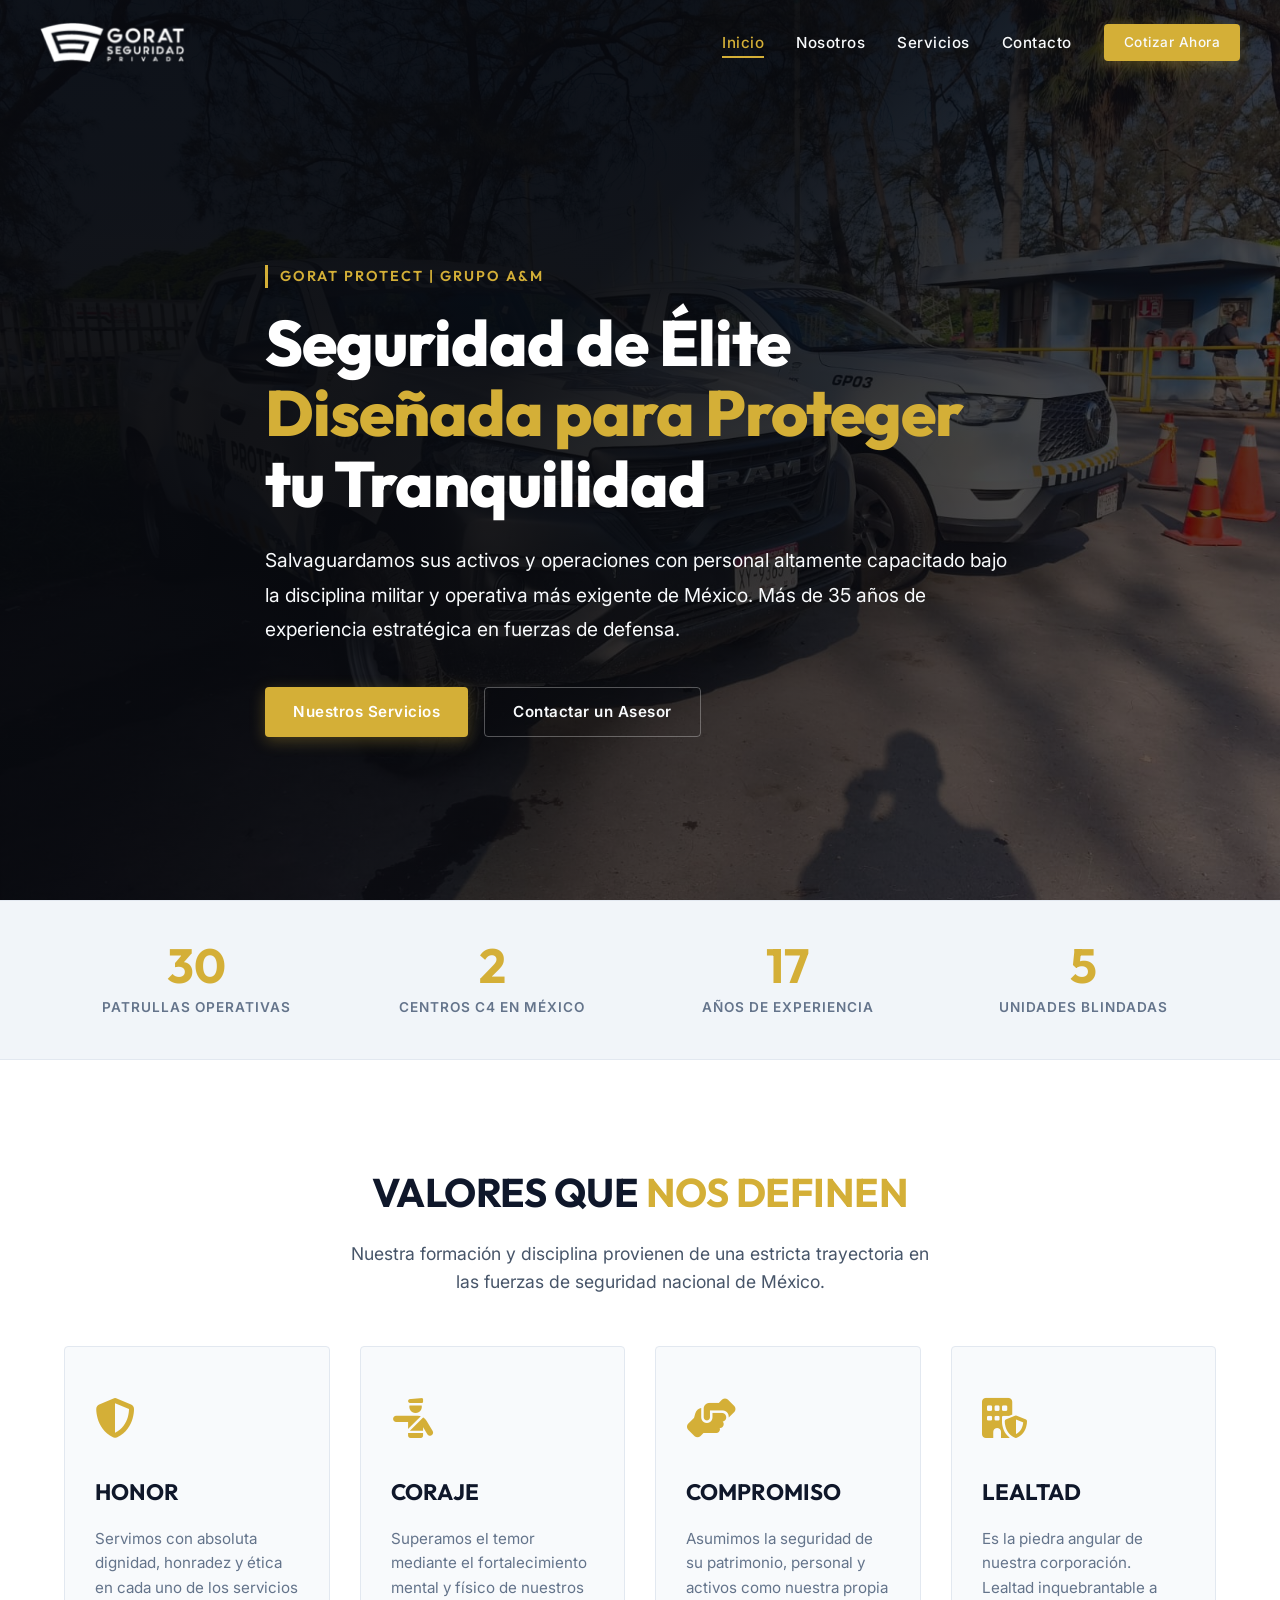
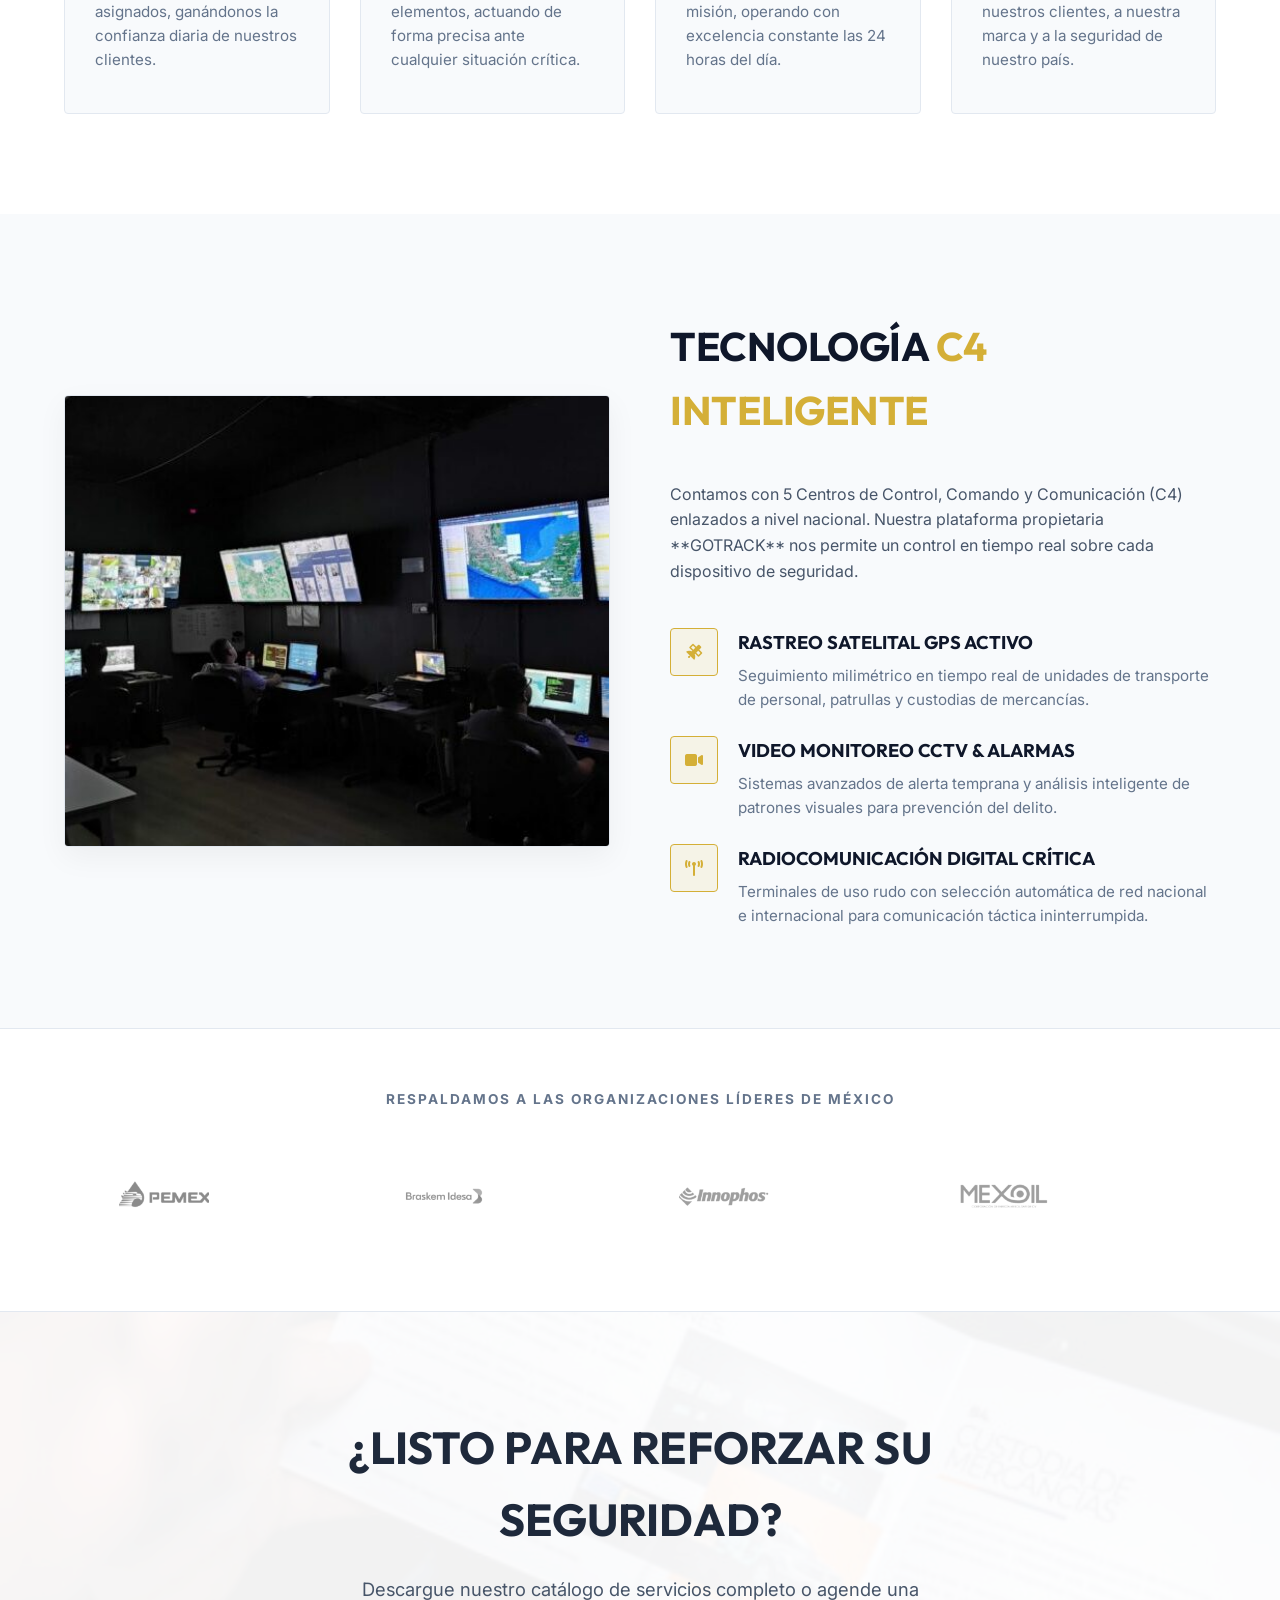
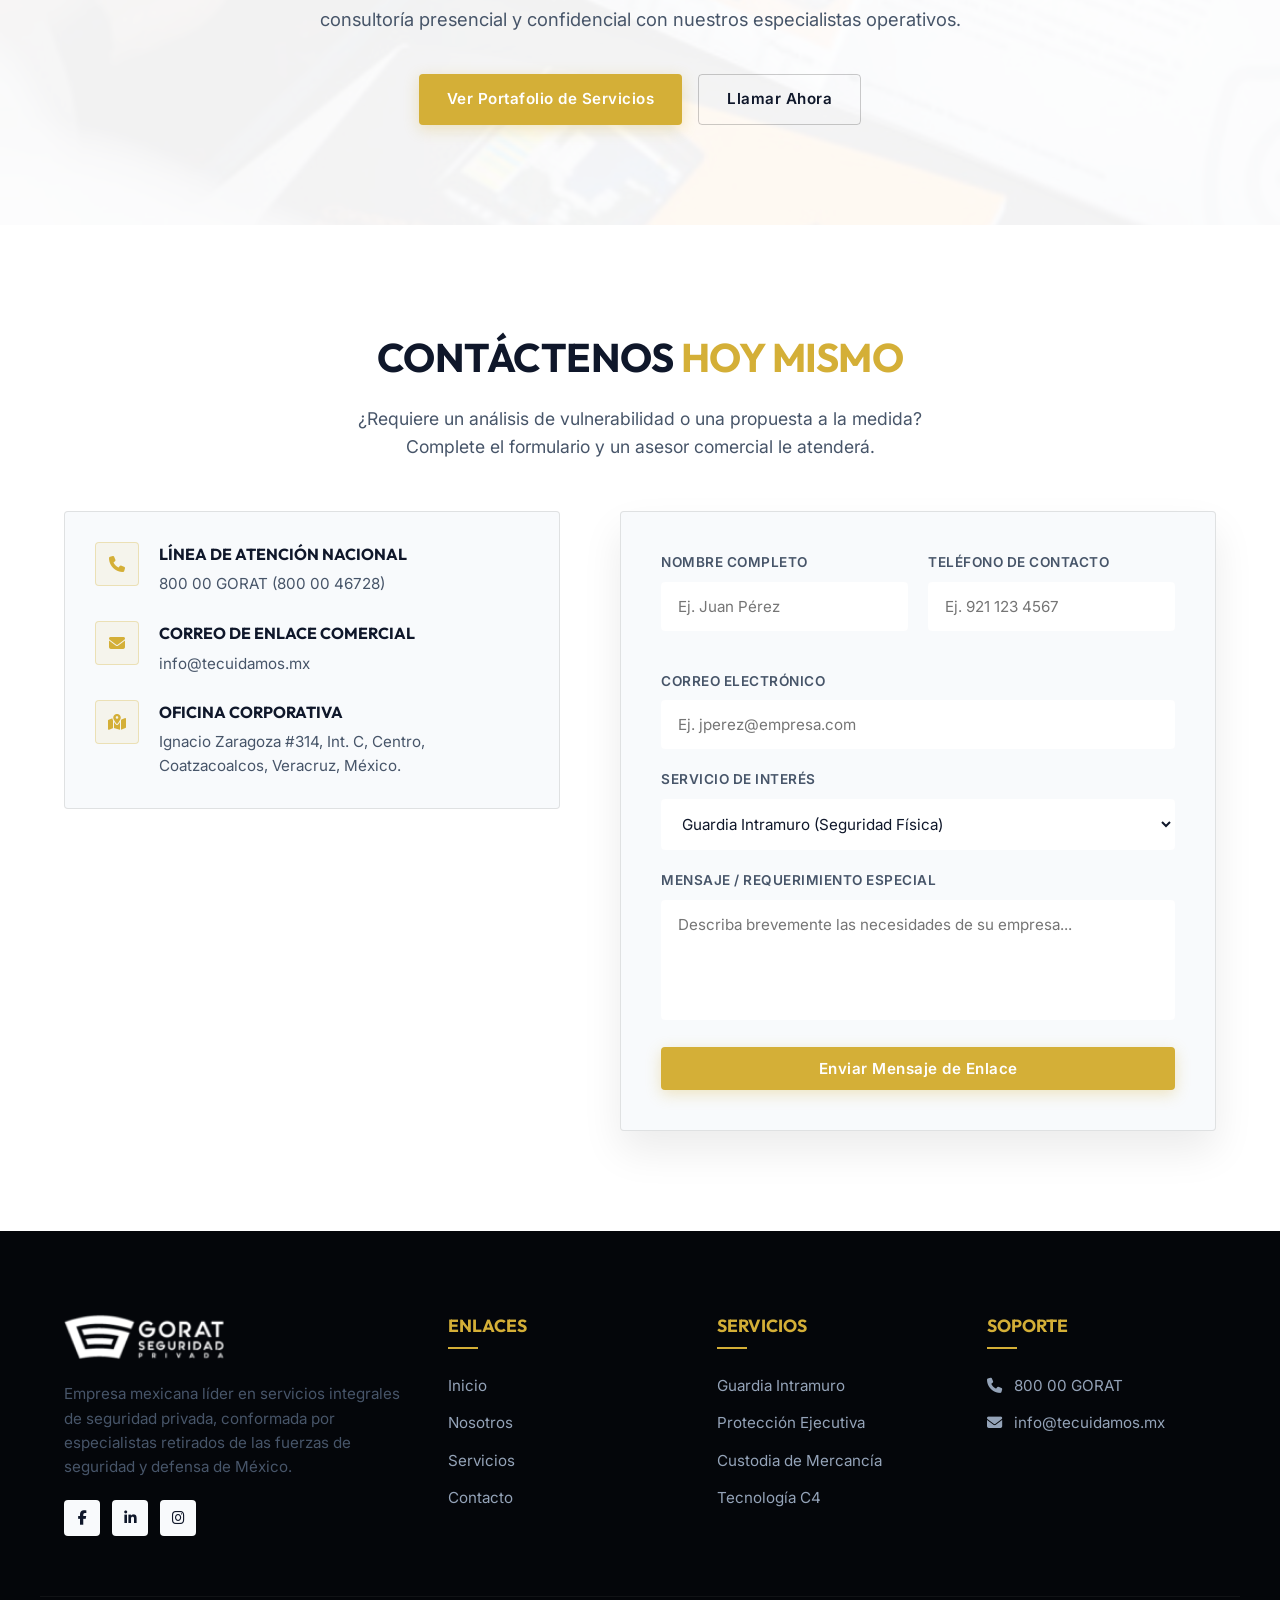
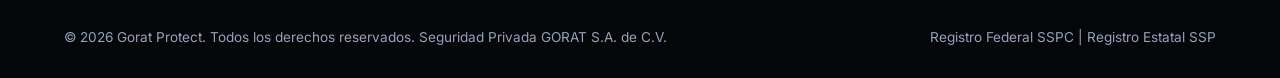
<file: web/index.html>
<!DOCTYPE html>
<html lang="es">
<head>
    <meta charset="UTF-8">
    <meta name="viewport" content="width=device-width, initial-scale=1.0">
    <title>Gorat Protect | Seguridad Privada de Élite</title>
    <meta name="description" content="Servicios integrales de seguridad privada en México. Guardia intramuro, protección ejecutiva, custodia de mercancías, tecnología C4 y transporte blindado.">
    
    <!-- CSS -->
    <link rel="stylesheet" href="css/style.css">
    
    <!-- FontAwesome for icons -->
    <link rel="stylesheet" href="https://cdnjs.cloudflare.com/ajax/libs/font-awesome/6.4.0/css/all.min.css">
</head>
<body>

    <!-- Header / Navbar -->
    <header>
        <div class="container nav-wrapper">
            <a href="index.html" class="logo">
                <img src="imagenes/logo-blanco.png" alt="Gorat Protect Logo">
            </a>
            
            <button class="menu-toggle" aria-label="Abrir menú">
                <span></span>
                <span></span>
                <span></span>
            </button>
            
            <ul class="nav-links">
                <li><a href="index.html" class="active">Inicio</a></li>
                <li><a href="nosotros.html">Nosotros</a></li>
                <li><a href="servicios.html">Servicios</a></li>
                <li><a href="contacto.html">Contacto</a></li>
                <li><a href="contacto.html" class="btn btn-primary" style="padding: 8px 20px; font-size: 0.85rem;">Cotizar Ahora</a></li>
            </ul>
        </div>
    </header>

    <!-- Hero Section -->
    <section class="hero" style="background-image: url('imagenes/camionetas-gorat-estacionadas.jpg');">
        <div class="hero-overlay"></div>
        <div class="container">
            <div class="hero-content">
                <span class="hero-tag">Gorat Protect | Grupo A&M</span>
                <h1>Seguridad de Élite <span>Diseñada para Proteger</span> tu Tranquilidad</h1>
                <p>Salvaguardamos sus activos y operaciones con personal altamente capacitado bajo la disciplina militar y operativa más exigente de México. Más de 35 años de experiencia estratégica en fuerzas de defensa.</p>
                <div class="hero-btns">
                    <a href="servicios.html" class="btn btn-primary">Nuestros Servicios</a>
                    <a href="contacto.html" class="btn btn-secondary">Contactar un Asesor</a>
                </div>
            </div>
        </div>
    </section>

    <!-- Stats Bar -->
    <section class="stats-bar">
        <div class="container stats-grid">
            <div class="stat-item">
                <div class="stat-num" data-target="60" data-suffix="+">0</div>
                <div class="stat-label">Patrullas Operativas</div>
            </div>
            <div class="stat-item">
                <div class="stat-num" data-target="5" data-suffix="">0</div>
                <div class="stat-label">Centros C4 en México</div>
            </div>
            <div class="stat-item">
                <div class="stat-num" data-target="35" data-suffix="+">0</div>
                <div class="stat-label">Años de Experiencia</div>
            </div>
            <div class="stat-item">
                <div class="stat-num" data-target="10" data-suffix="+">0</div>
                <div class="stat-label">Unidades Blindadas</div>
            </div>
        </div>
    </section>

    <!-- Pillars Section -->
    <section class="pillars section-padding">
        <div class="container">
            <div class="text-center">
                <h2 class="section-title">Valores que <span>Nos Definen</span></h2>
                <p class="section-subtitle">Nuestra formación y disciplina provienen de una estricta trayectoria en las fuerzas de seguridad nacional de México.</p>
            </div>
            
            <div class="pillars-grid">
                <div class="pillar-card">
                    <div class="pillar-icon"><i class="fa-solid fa-shield-halved"></i></div>
                    <h3>Honor</h3>
                    <p>Servimos con absoluta dignidad, honradez y ética en cada uno de los servicios asignados, ganándonos la confianza diaria de nuestros clientes.</p>
                </div>
                <div class="pillar-card">
                    <div class="pillar-icon"><i class="fa-solid fa-person-military-pointing"></i></div>
                    <h3>Coraje</h3>
                    <p>Superamos el temor mediante el fortalecimiento mental y físico de nuestros elementos, actuando de forma precisa ante cualquier situación crítica.</p>
                </div>
                <div class="pillar-card">
                    <div class="pillar-icon"><i class="fa-solid fa-handshake-angle"></i></div>
                    <h3>Compromiso</h3>
                    <p>Asumimos la seguridad de su patrimonio, personal y activos como nuestra propia misión, operando con excelencia constante las 24 horas del día.</p>
                </div>
                <div class="pillar-card">
                    <div class="pillar-icon"><i class="fa-solid fa-building-shield"></i></div>
                    <h3>Lealtad</h3>
                    <p>Es la piedra angular de nuestra corporación. Lealtad inquebrantable a nuestros clientes, a nuestra marca y a la seguridad de nuestro país.</p>
                </div>
            </div>
        </div>
    </section>

    <!-- Technology C4 Section -->
    <section class="tech-c4 section-padding">
        <div class="container tech-wrapper">
            <div class="tech-image">
                <img src="imagenes/C4-CENTROS-DE-CONTROL.jpeg" alt="Centros de Control C4 Gorat Protect">
            </div>
            <div class="tech-features">
                <h2 class="section-title" style="text-align: left;">Tecnología <span>C4 Inteligente</span></h2>
                <p style="color: var(--text-muted); margin-bottom: 20px;">Contamos con 5 Centros de Control, Comando y Comunicación (C4) enlazados a nivel nacional. Nuestra plataforma propietaria **GOTRACK** nos permite un control en tiempo real sobre cada dispositivo de seguridad.</p>
                
                <div class="tech-feature-item">
                    <div class="tech-feature-icon"><i class="fa-solid fa-satellite"></i></div>
                    <div class="tech-feature-info">
                        <h4>Rastreo Satelital GPS Activo</h4>
                        <p>Seguimiento milimétrico en tiempo real de unidades de transporte de personal, patrullas y custodias de mercancías.</p>
                    </div>
                </div>

                <div class="tech-feature-item">
                    <div class="tech-feature-icon"><i class="fa-solid fa-video"></i></div>
                    <div class="tech-feature-info">
                        <h4>Video Monitoreo CCTV & Alarmas</h4>
                        <p>Sistemas avanzados de alerta temprana y análisis inteligente de patrones visuales para prevención del delito.</p>
                    </div>
                </div>

                <div class="tech-feature-item">
                    <div class="tech-feature-icon"><i class="fa-solid fa-tower-broadcast"></i></div>
                    <div class="tech-feature-info">
                        <h4>Radiocomunicación Digital Crítica</h4>
                        <p>Terminales de uso rudo con selección automática de red nacional e internacional para comunicación táctica ininterrumpida.</p>
                    </div>
                </div>
            </div>
        </div>
    </section>

    <!-- Clients Marquee Section -->
    <section class="clients-section">
        <div class="container">
            <h3 class="marquee-title">Respaldamos a las Organizaciones Líderes de México</h3>
            <div class="marquee-container">
                <div class="marquee-content">
                    <div class="marquee-item"><img src="imagenes/cliente-pemex.png" alt="Pemex"></div>
                    <div class="marquee-item"><img src="imagenes/cliente-BraskemIdesa.png" alt="Braskem Idesa"></div>
                    <div class="marquee-item"><img src="imagenes/cliente-innophos.png" alt="Innophos"></div>
                    <div class="marquee-item"><img src="imagenes/cliente-mexoil.png" alt="Mexoil"></div>
                    <div class="marquee-item"><img src="imagenes/cliente-Prissa.png" alt="Prissa"></div>
                    <div class="marquee-item"><img src="imagenes/cliente-CuidadoConElPerro.png" alt="Cuidado con el Perro"></div>
                    <div class="marquee-item"><img src="imagenes/cliente-ECC.png" alt="ECC"></div>
                    <div class="marquee-item"><img src="imagenes/cliente-CTM.png" alt="CTM"></div>
                    <div class="marquee-item"><img src="imagenes/cliente-Boca-Del-Rio.png" alt="Boca del Río"></div>
                </div>
            </div>
        </div>
    </section>

    <!-- Interactive Call to Action -->
    <section class="cta-banner" style="background-image: url('imagenes/catalogodeservicios.jpg');">
        <div class="cta-overlay"></div>
        <div class="container cta-content">
            <h2>¿Listo para Reforzar su Seguridad?</h2>
            <p>Descargue nuestro catálogo de servicios completo o agende una consultoría presencial y confidencial con nuestros especialistas operativos.</p>
            <div class="hero-btns" style="justify-content: center;">
                <a href="servicios.html" class="btn btn-primary">Ver Portafolio de Servicios</a>
                <a href="contacto.html" class="btn btn-secondary">Llamar Ahora</a>
            </div>
        </div>
    </section>

    <!-- Quick Contact / Form -->
    <section class="section-padding" id="contacto">
        <div class="container">
            <div class="text-center">
                <h2 class="section-title">Contáctenos <span>Hoy Mismo</span></h2>
                <p class="section-subtitle">¿Requiere un análisis de vulnerabilidad o una propuesta a la medida? Complete el formulario y un asesor comercial le atenderá.</p>
            </div>
            
            <div class="contact-wrapper">
                <div class="contact-info-column">
                    <div class="contact-card-box">
                        <div class="contact-item-row">
                            <div class="contact-row-icon"><i class="fa-solid fa-phone"></i></div>
                            <div class="contact-row-text">
                                <h4>Línea de Atención Nacional</h4>
                                <a href="tel:8000046728">800 00 GORAT (800 00 46728)</a>
                            </div>
                        </div>

                        <div class="contact-item-row">
                            <div class="contact-row-icon"><i class="fa-solid fa-envelope"></i></div>
                            <div class="contact-row-text">
                                <h4>Correo de Enlace Comercial</h4>
                                <a href="mailto:info@tecuidamos.mx">info@tecuidamos.mx</a>
                            </div>
                        </div>

                        <div class="contact-item-row">
                            <div class="contact-row-icon"><i class="fa-solid fa-map-location-dot"></i></div>
                            <div class="contact-row-text">
                                <h4>Oficina Corporativa</h4>
                                <p>Ignacio Zaragoza #314, Int. C, Centro, Coatzacoalcos, Veracruz, México.</p>
                            </div>
                        </div>
                    </div>
                </div>

                <div class="contact-form-column">
                    <form id="contactForm">
                        <div class="form-group-grid">
                            <div class="form-group">
                                <label for="name">Nombre Completo</label>
                                <input type="text" id="name" class="form-control" placeholder="Ej. Juan Pérez" required>
                            </div>
                            <div class="form-group">
                                <label for="phone">Teléfono de Contacto</label>
                                <input type="tel" id="phone" class="form-control" placeholder="Ej. 921 123 4567" required>
                            </div>
                        </div>
                        <div class="form-group">
                            <label for="email">Correo Electrónico</label>
                            <input type="email" id="email" class="form-control" placeholder="Ej. jperez@empresa.com" required>
                        </div>
                        <div class="form-group">
                            <label for="service">Servicio de Interés</label>
                            <select id="service" class="form-control" style="background-color: var(--bg-primary);">
                                <option value="intramuro">Guardia Intramuro (Seguridad Física)</option>
                                <option value="escolta">Protección Ejecutiva (Escoltas CPIO)</option>
                                <option value="custodia">Custodia de Mercancías</option>
                                <option value="c4">Tecnología C4 ( GOTRACK )</option>
                                <option value="transporte">Transportación Blindada y Ejecutiva</option>
                            </select>
                        </div>
                        <div class="form-group">
                            <label for="message">Mensaje / Requerimiento Especial</label>
                            <textarea id="message" class="form-control" placeholder="Describa brevemente las necesidades de su empresa..." required></textarea>
                        </div>
                        <button type="submit" class="btn btn-primary" style="width: 100%;">Enviar Mensaje de Enlace</button>
                    </form>
                </div>
            </div>
        </div>
    </section>

    <!-- Footer -->
    <footer>
        <div class="container footer-grid">
            <div class="footer-brand">
                <img src="imagenes/logo-blanco.png" alt="Gorat Protect Logo" style="height: 50px; margin-bottom: 20px;">
                <p>Empresa mexicana líder en servicios integrales de seguridad privada, conformada por especialistas retirados de las fuerzas de seguridad y defensa de México.</p>
                <div class="footer-socials">
                    <a href="#" aria-label="Facebook"><i class="fa-brands fa-facebook-f"></i></a>
                    <a href="#" aria-label="LinkedIn"><i class="fa-brands fa-linkedin-in"></i></a>
                    <a href="#" aria-label="Instagram"><i class="fa-brands fa-instagram"></i></a>
                </div>
            </div>

            <div class="footer-col">
                <h4>Enlaces</h4>
                <ul class="footer-links">
                    <li><a href="index.html">Inicio</a></li>
                    <li><a href="nosotros.html">Nosotros</a></li>
                    <li><a href="servicios.html">Servicios</a></li>
                    <li><a href="contacto.html">Contacto</a></li>
                </ul>
            </div>

            <div class="footer-col">
                <h4>Servicios</h4>
                <ul class="footer-links">
                    <li><a href="servicios.html#intramuro">Guardia Intramuro</a></li>
                    <li><a href="servicios.html#ejecutiva">Protección Ejecutiva</a></li>
                    <li><a href="servicios.html#custodia">Custodia de Mercancía</a></li>
                    <li><a href="servicios.html#tecnologia">Tecnología C4</a></li>
                </ul>
            </div>

            <div class="footer-col">
                <h4>Soporte</h4>
                <ul class="footer-links">
                    <li><a href="tel:8000046728"><i class="fa-solid fa-phone" style="margin-right: 8px;"></i> 800 00 GORAT</a></li>
                    <li><a href="mailto:info@tecuidamos.mx"><i class="fa-solid fa-envelope" style="margin-right: 8px;"></i> info@tecuidamos.mx</a></li>
                </ul>
            </div>
        </div>

        <div class="container footer-bottom">
            <p>&copy; 2026 Gorat Protect. Todos los derechos reservados. Seguridad Privada GORAT S.A. de C.V.</p>
            <p>Registro Federal SSPC | Registro Estatal SSP</p>
        </div>
    </footer>

    <!-- JS -->
    <script src="js/main.js"></script>
</body>
</html>
</file>
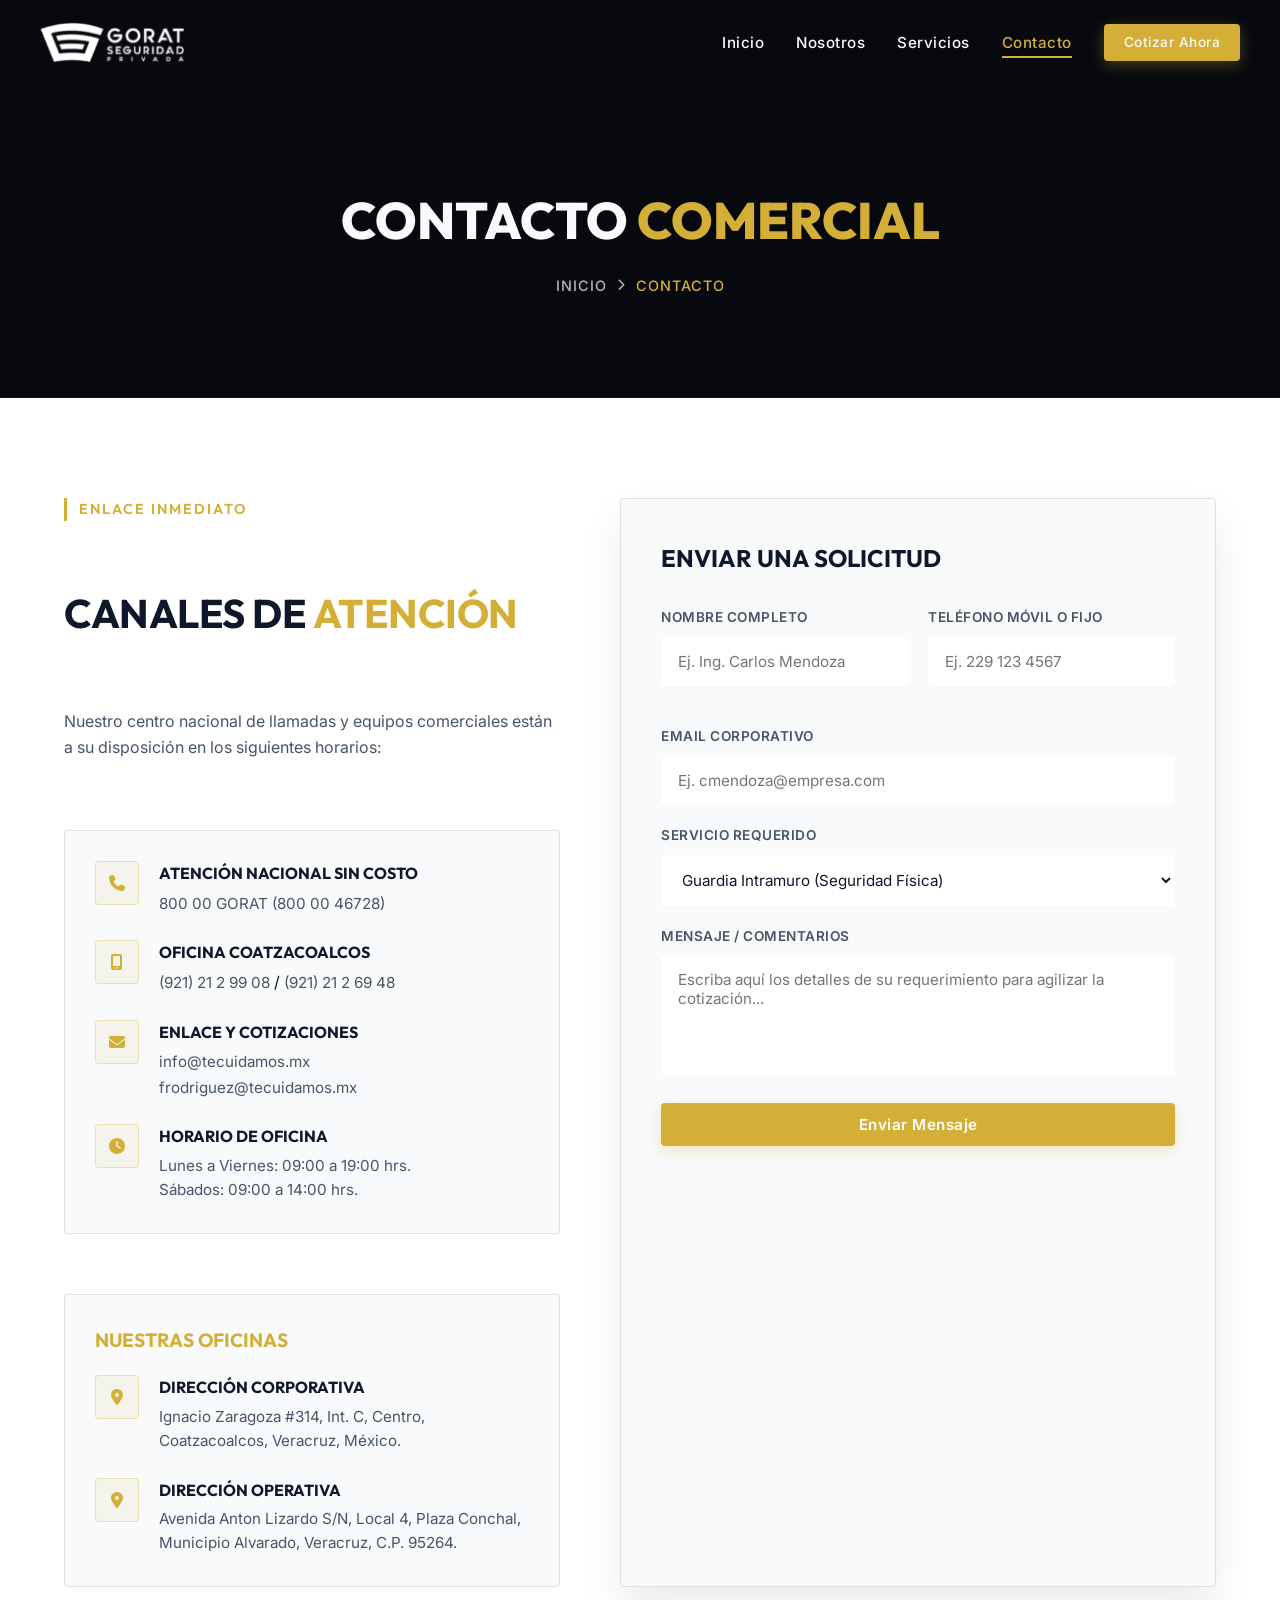
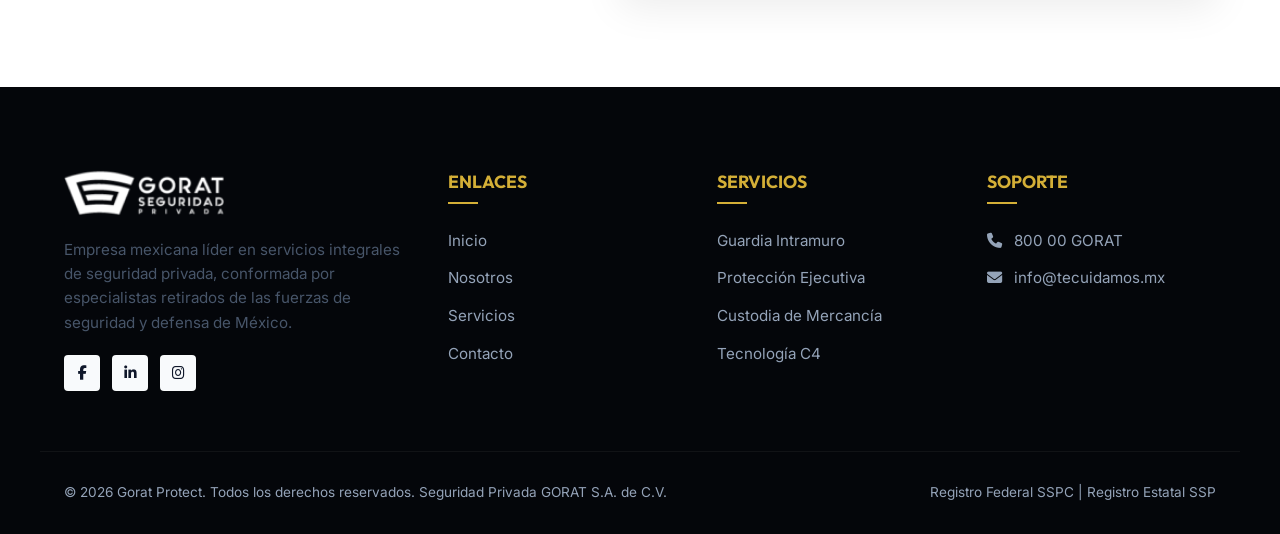
<file: web/contacto.html>
<!DOCTYPE html>
<html lang="es">
<head>
    <meta charset="UTF-8">
    <meta name="viewport" content="width=device-width, initial-scale=1.0">
    <title>Contacto | Gorat Protect</title>
    <meta name="description" content="Póngase en contacto con los especialistas en seguridad de Gorat Protect. Ubicaciones en Coatzacoalcos y Alvarado, Veracruz. Teléfono 800 00 GORAT.">
    
    <!-- CSS -->
    <link rel="stylesheet" href="css/style.css">
    
    <!-- FontAwesome -->
    <link rel="stylesheet" href="https://cdnjs.cloudflare.com/ajax/libs/font-awesome/6.4.0/css/all.min.css">
</head>
<body>

    <!-- Header / Navbar -->
    <header>
        <div class="container nav-wrapper">
            <a href="index.html" class="logo">
                <img src="imagenes/logo-blanco.png" alt="Gorat Protect Logo">
            </a>
            
            <button class="menu-toggle" aria-label="Abrir menú">
                <span></span>
                <span></span>
                <span></span>
            </button>
            
            <ul class="nav-links">
                <li><a href="index.html">Inicio</a></li>
                <li><a href="nosotros.html">Nosotros</a></li>
                <li><a href="servicios.html">Servicios</a></li>
                <li><a href="contacto.html" class="active">Contacto</a></li>
                <li><a href="contacto.html" class="btn btn-primary" style="padding: 8px 20px; font-size: 0.85rem;">Cotizar Ahora</a></li>
            </ul>
        </div>
    </header>

    <!-- Inner Hero -->
    <section class="inner-hero">
        <div class="container">
            <h1>Contacto <span>Comercial</span></h1>
            <div class="breadcrumbs">
                <a href="index.html">Inicio</a>
                <i class="fa-solid fa-chevron-right" style="font-size: 0.75rem; align-self: center;"></i>
                <span>Contacto</span>
            </div>
        </div>
    </section>

    <!-- Detailed Contact Section -->
    <section class="section-padding">
        <div class="container">
            <div class="contact-wrapper">
                
                <div class="contact-info-column">
                    <span class="hero-tag">Enlace Inmediato</span>
                    <h2 class="section-title" style="text-align: left; margin-bottom: 24px;">Canales de <span>Atención</span></h2>
                    <p style="color: var(--text-muted); margin-bottom: 30px;">Nuestro centro nacional de llamadas y equipos comerciales están a su disposición en los siguientes horarios:</p>
                    
                    <div class="contact-card-box">
                        <div class="contact-item-row">
                            <div class="contact-row-icon"><i class="fa-solid fa-phone"></i></div>
                            <div class="contact-row-text">
                                <h4>Atención Nacional Sin Costo</h4>
                                <a href="tel:8000046728">800 00 GORAT (800 00 46728)</a>
                            </div>
                        </div>

                        <div class="contact-item-row">
                            <div class="contact-row-icon"><i class="fa-solid fa-mobile-screen"></i></div>
                            <div class="contact-row-text">
                                <h4>Oficina Coatzacoalcos</h4>
                                <a href="tel:9212129908">(921) 21 2 99 08</a> / <a href="tel:9212126948">(921) 21 2 69 48</a>
                            </div>
                        </div>

                        <div class="contact-item-row">
                            <div class="contact-row-icon"><i class="fa-solid fa-envelope"></i></div>
                            <div class="contact-row-text">
                                <h4>Enlace y Cotizaciones</h4>
                                <a href="mailto:info@tecuidamos.mx">info@tecuidamos.mx</a><br>
                                <a href="mailto:frodriguez@tecuidamos.mx">frodriguez@tecuidamos.mx</a>
                            </div>
                        </div>

                        <div class="contact-item-row">
                            <div class="contact-row-icon"><i class="fa-solid fa-clock"></i></div>
                            <div class="contact-row-text">
                                <h4>Horario de Oficina</h4>
                                <p>Lunes a Viernes: 09:00 a 19:00 hrs.<br>Sábados: 09:00 a 14:00 hrs.</p>
                            </div>
                        </div>
                    </div>

                    <!-- Ubicaciones -->
                    <div class="contact-card-box" style="margin-top: 20px;">
                        <h3 style="font-family: var(--font-heading); font-size: 1.2rem; text-transform: uppercase; margin-bottom: 20px; color: var(--accent);">Nuestras Oficinas</h3>
                        
                        <div class="contact-item-row">
                            <div class="contact-row-icon"><i class="fa-solid fa-location-dot"></i></div>
                            <div class="contact-row-text">
                                <h4>Dirección Corporativa</h4>
                                <p>Ignacio Zaragoza #314, Int. C, Centro, Coatzacoalcos, Veracruz, México.</p>
                            </div>
                        </div>

                        <div class="contact-item-row">
                            <div class="contact-row-icon"><i class="fa-solid fa-location-dot"></i></div>
                            <div class="contact-row-text">
                                <h4>Dirección Operativa</h4>
                                <p>Avenida Anton Lizardo S/N, Local 4, Plaza Conchal, Municipio Alvarado, Veracruz, C.P. 95264.</p>
                            </div>
                        </div>
                    </div>
                </div>

                <!-- Formulario -->
                <div class="contact-form-column">
                    <h3 style="font-family: var(--font-heading); font-size: 1.5rem; text-transform: uppercase; margin-bottom: 30px;">Enviar una <span>Solicitud</span></h3>
                    <form id="contactForm">
                        <div class="form-group-grid">
                            <div class="form-group">
                                <label for="name">Nombre Completo</label>
                                <input type="text" id="name" class="form-control" placeholder="Ej. Ing. Carlos Mendoza" required>
                            </div>
                            <div class="form-group">
                                <label for="phone">Teléfono Móvil o Fijo</label>
                                <input type="tel" id="phone" class="form-control" placeholder="Ej. 229 123 4567" required>
                            </div>
                        </div>
                        <div class="form-group">
                            <label for="email">Email Corporativo</label>
                            <input type="email" id="email" class="form-control" placeholder="Ej. cmendoza@empresa.com" required>
                        </div>
                        <div class="form-group">
                            <label for="service">Servicio Requerido</label>
                            <select id="service" class="form-control" style="background-color: var(--bg-primary);">
                                <option value="intramuro">Guardia Intramuro (Seguridad Física)</option>
                                <option value="escolta">Protección Ejecutiva (Escoltas CPIO)</option>
                                <option value="custodia">Custodia de Mercancías</option>
                                <option value="c4">Tecnología C4 ( GOTRACK )</option>
                                <option value="transporte">Transportación Blindada y Ejecutiva</option>
                            </select>
                        </div>
                        <div class="form-group">
                            <label for="message">Mensaje / Comentarios</label>
                            <textarea id="message" class="form-control" placeholder="Escriba aquí los detalles de su requerimiento para agilizar la cotización..." required></textarea>
                        </div>
                        <button type="submit" class="btn btn-primary" style="width: 100%;">Enviar Mensaje</button>
                    </form>
                </div>

            </div>
        </div>
    </section>

    <!-- Footer -->
    <footer>
        <div class="container footer-grid">
            <div class="footer-brand">
                <img src="imagenes/logo-blanco.png" alt="Gorat Protect Logo" style="height: 50px; margin-bottom: 20px;">
                <p>Empresa mexicana líder en servicios integrales de seguridad privada, conformada por especialistas retirados de las fuerzas de seguridad y defensa de México.</p>
                <div class="footer-socials">
                    <a href="#" aria-label="Facebook"><i class="fa-brands fa-facebook-f"></i></a>
                    <a href="#" aria-label="LinkedIn"><i class="fa-brands fa-linkedin-in"></i></a>
                    <a href="#" aria-label="Instagram"><i class="fa-brands fa-instagram"></i></a>
                </div>
            </div>

            <div class="footer-col">
                <h4>Enlaces</h4>
                <ul class="footer-links">
                    <li><a href="index.html">Inicio</a></li>
                    <li><a href="nosotros.html">Nosotros</a></li>
                    <li><a href="servicios.html">Servicios</a></li>
                    <li><a href="contacto.html">Contacto</a></li>
                </ul>
            </div>

            <div class="footer-col">
                <h4>Servicios</h4>
                <ul class="footer-links">
                    <li><a href="servicios.html#intramuro">Guardia Intramuro</a></li>
                    <li><a href="servicios.html#ejecutiva">Protección Ejecutiva</a></li>
                    <li><a href="servicios.html#custodia">Custodia de Mercancía</a></li>
                    <li><a href="servicios.html#tecnologia">Tecnología C4</a></li>
                </ul>
            </div>

            <div class="footer-col">
                <h4>Soporte</h4>
                <ul class="footer-links">
                    <li><a href="tel:8000046728"><i class="fa-solid fa-phone" style="margin-right: 8px;"></i> 800 00 GORAT</a></li>
                    <li><a href="mailto:info@tecuidamos.mx"><i class="fa-solid fa-envelope" style="margin-right: 8px;"></i> info@tecuidamos.mx</a></li>
                </ul>
            </div>
        </div>

        <div class="container footer-bottom">
            <p>&copy; 2026 Gorat Protect. Todos los derechos reservados. Seguridad Privada GORAT S.A. de C.V.</p>
            <p>Registro Federal SSPC | Registro Estatal SSP</p>
        </div>
    </footer>

    <!-- JS -->
    <script src="js/main.js"></script>
    
    <script>
        // Simple query string parser to set select default option
        const urlParams = new URLSearchParams(window.location.search);
        const servicioParam = urlParams.get('servicio');
        if (servicioParam) {
            const selectElement = document.getElementById('service');
            if (selectElement) {
                selectElement.value = servicioParam;
            }
        }
    </script>
</body>
</html>
</file>
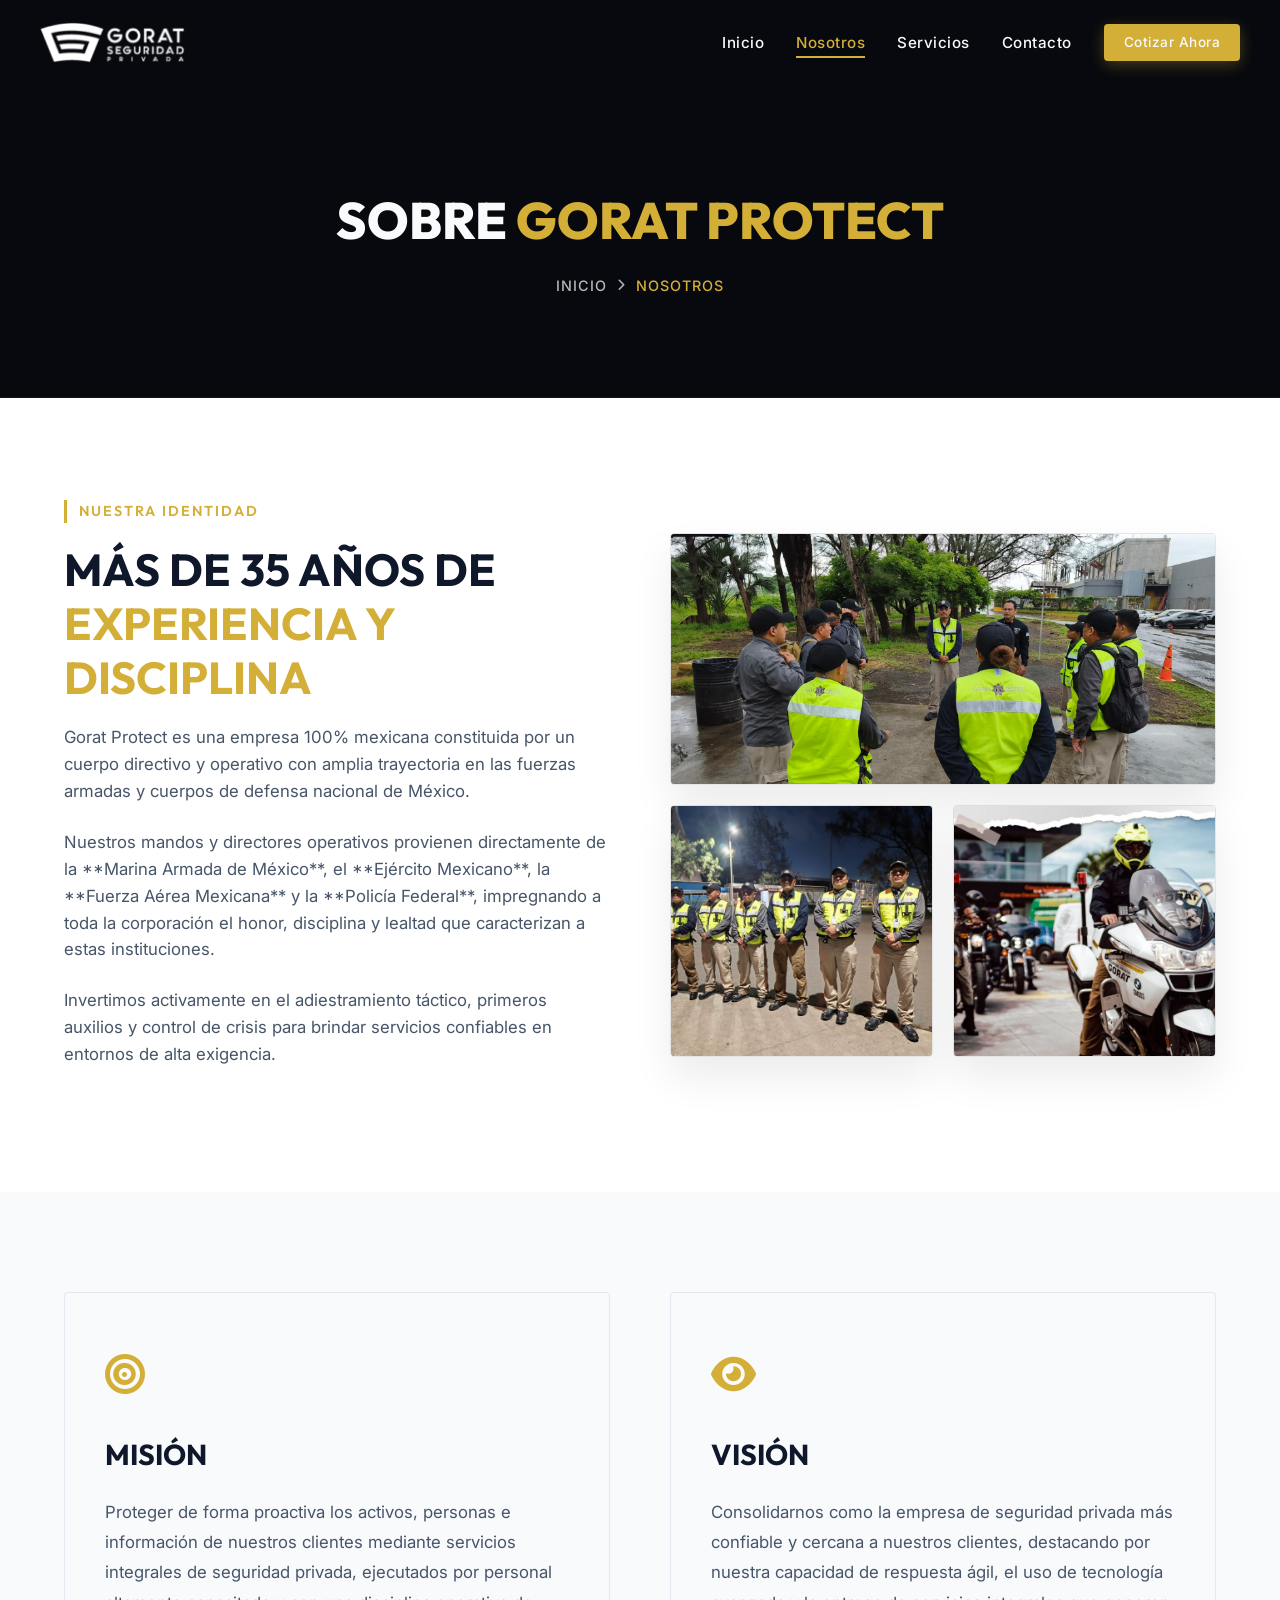
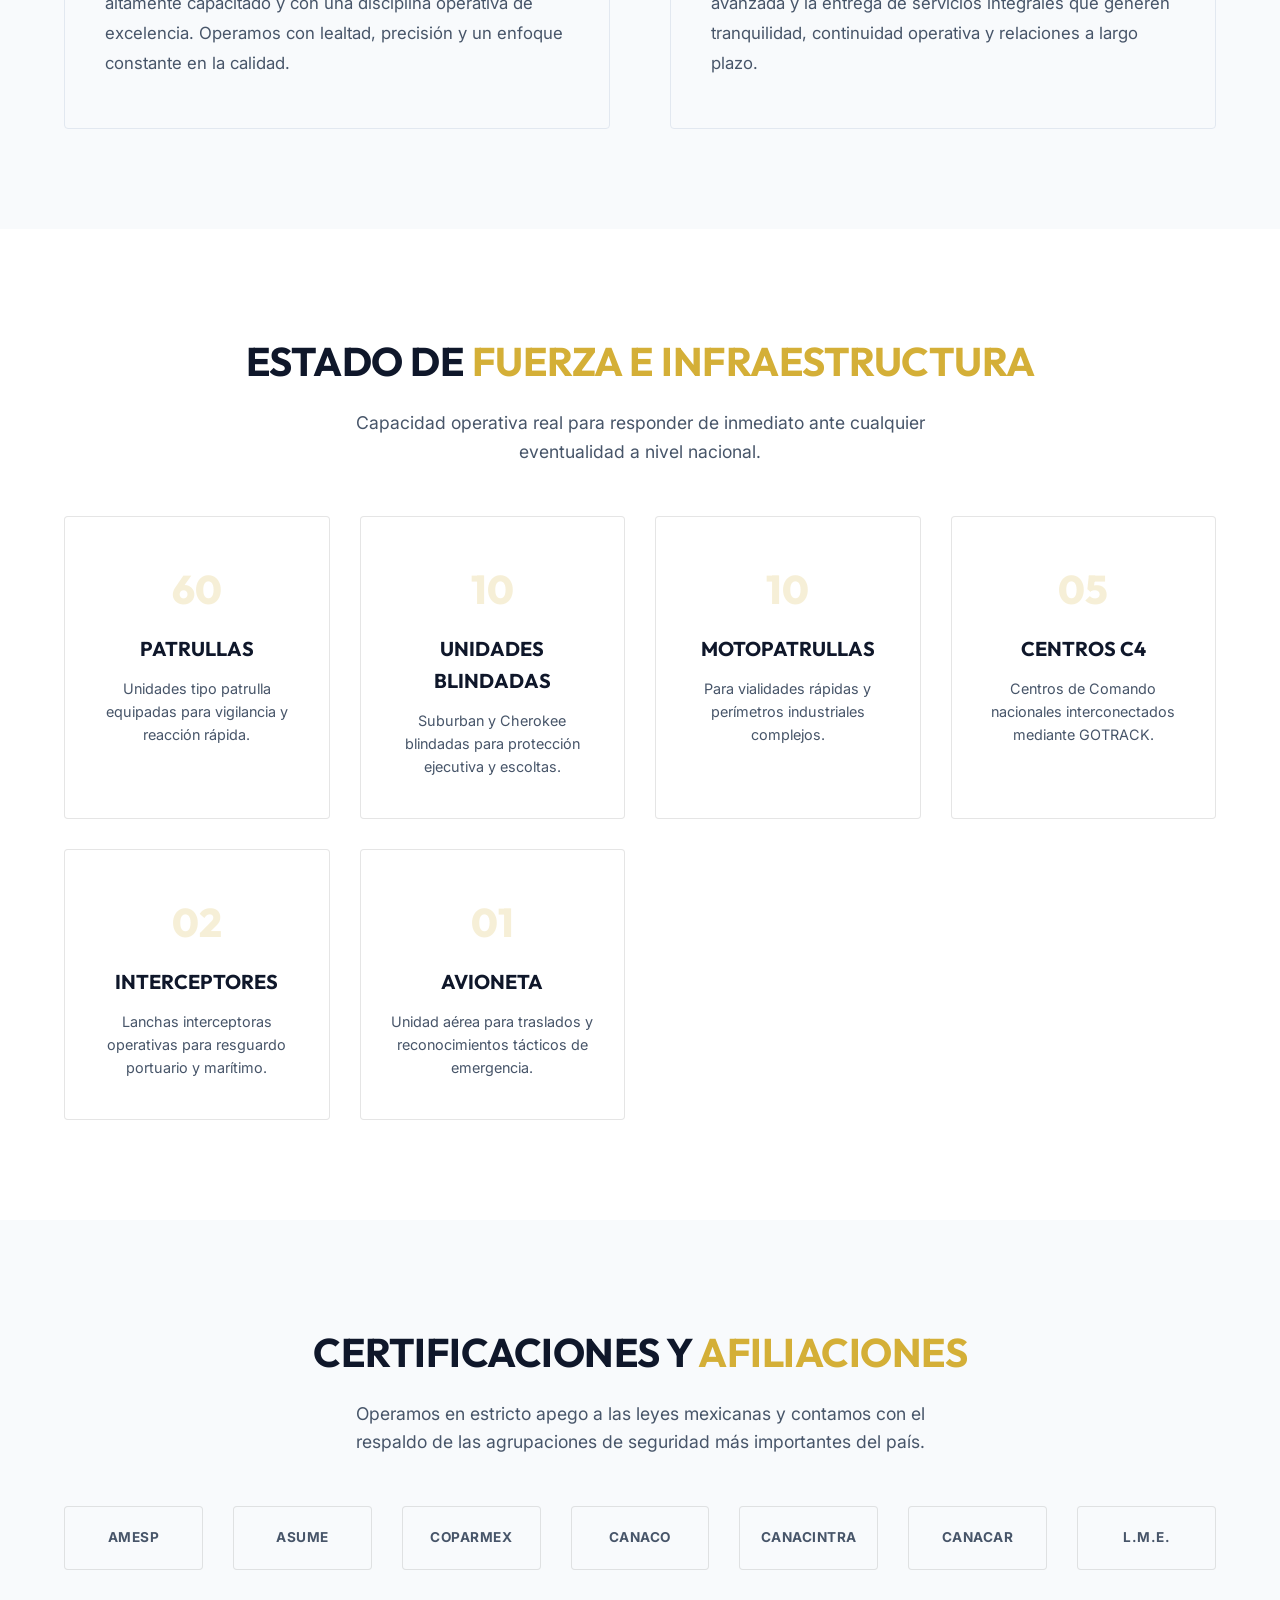
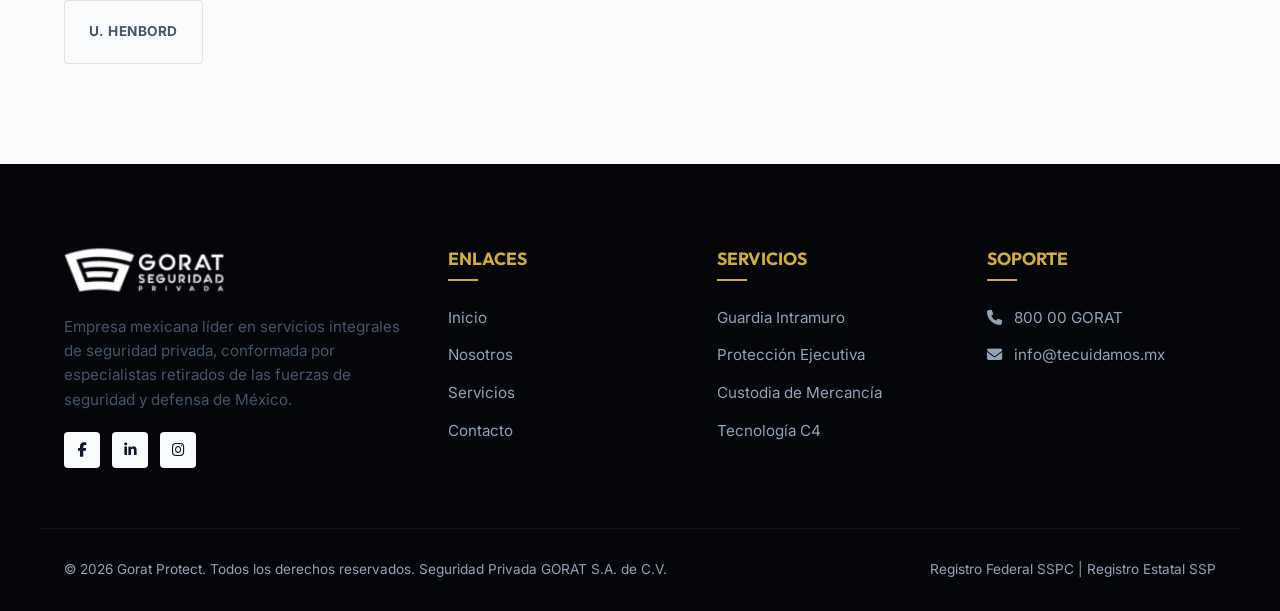
<file: web/nosotros.html>
<!DOCTYPE html>
<html lang="es">
<head>
    <meta charset="UTF-8">
    <meta name="viewport" content="width=device-width, initial-scale=1.0">
    <title>Nosotros | Gorat Protect</title>
    <meta name="description" content="Conozca la historia, misión, valores e infraestructura operativa de Gorat Protect. Seguridad privada con disciplina militar.">
    
    <!-- CSS -->
    <link rel="stylesheet" href="css/style.css">
    
    <!-- FontAwesome -->
    <link rel="stylesheet" href="https://cdnjs.cloudflare.com/ajax/libs/font-awesome/6.4.0/css/all.min.css">
</head>
<body>

    <!-- Header / Navbar -->
    <header>
        <div class="container nav-wrapper">
            <a href="index.html" class="logo">
                <img src="imagenes/logo-blanco.png" alt="Gorat Protect Logo">
            </a>
            
            <button class="menu-toggle" aria-label="Abrir menú">
                <span></span>
                <span></span>
                <span></span>
            </button>
            
            <ul class="nav-links">
                <li><a href="index.html">Inicio</a></li>
                <li><a href="nosotros.html" class="active">Nosotros</a></li>
                <li><a href="servicios.html">Servicios</a></li>
                <li><a href="contacto.html">Contacto</a></li>
                <li><a href="contacto.html" class="btn btn-primary" style="padding: 8px 20px; font-size: 0.85rem;">Cotizar Ahora</a></li>
            </ul>
        </div>
    </header>

    <!-- Inner Hero -->
    <section class="inner-hero">
        <div class="container">
            <h1>Sobre <span>Gorat Protect</span></h1>
            <div class="breadcrumbs">
                <a href="index.html">Inicio</a>
                <i class="fa-solid fa-chevron-right" style="font-size: 0.75rem; align-self: center;"></i>
                <span>Nosotros</span>
            </div>
        </div>
    </section>

    <!-- Main About Section -->
    <section class="section-padding">
        <div class="container about-hero-grid">
            <div class="about-text">
                <span class="hero-tag">Nuestra Identidad</span>
                <h2>Más de 35 años de <span>Experiencia y Disciplina</span></h2>
                <p>Gorat Protect es una empresa 100% mexicana constituida por un cuerpo directivo y operativo con amplia trayectoria en las fuerzas armadas y cuerpos de defensa nacional de México.</p>
                <p>Nuestros mandos y directores operativos provienen directamente de la **Marina Armada de México**, el **Ejército Mexicano**, la **Fuerza Aérea Mexicana** y la **Policía Federal**, impregnando a toda la corporación el honor, disciplina y lealtad que caracterizan a estas instituciones.</p>
                <p>Invertimos activamente en el adiestramiento táctico, primeros auxilios y control de crisis para brindar servicios confiables en entornos de alta exigencia.</p>
            </div>
            <div class="about-collage">
                <div class="about-img-box" style="grid-column: span 2;">
                    <img src="imagenes/reunion-guardias.jpg" alt="Reunión e instrucción táctica de guardias">
                </div>
                <div class="about-img-box">
                    <img src="imagenes/guardias-uniformados.jpg" alt="Guardias de seguridad uniformados Gorat">
                </div>
                <div class="about-img-box">
                    <img src="imagenes/motocicleta gorat.jpg" alt="Motopatrullas de reacción rápida">
                </div>
            </div>
        </div>
    </section>

    <!-- Mission & Vision Section -->
    <section class="m-v-v-section section-padding">
        <div class="container">
            <div class="about-hero-grid" style="align-items: stretch;">
                <div class="pillar-card" style="padding: 50px 40px; display: flex; flex-direction: column; justify-content: space-between;">
                    <div>
                        <div class="pillar-icon"><i class="fa-solid fa-bullseye"></i></div>
                        <h3 style="font-size: 1.8rem; margin-bottom: 20px;">Misión</h3>
                        <p style="font-size: 1.05rem; line-height: 1.8; color: var(--text-muted);">Proteger de forma proactiva los activos, personas e información de nuestros clientes mediante servicios integrales de seguridad privada, ejecutados por personal altamente capacitado y con una disciplina operativa de excelencia. Operamos con lealtad, precisión y un enfoque constante en la calidad.</p>
                    </div>
                </div>

                <div class="pillar-card" style="padding: 50px 40px; display: flex; flex-direction: column; justify-content: space-between;">
                    <div>
                        <div class="pillar-icon"><i class="fa-solid fa-eye"></i></div>
                        <h3 style="font-size: 1.8rem; margin-bottom: 20px;">Visión</h3>
                        <p style="font-size: 1.05rem; line-height: 1.8; color: var(--text-muted);">Consolidarnos como la empresa de seguridad privada más confiable y cercana a nuestros clientes, destacando por nuestra capacidad de respuesta ágil, el uso de tecnología avanzada y la entrega de servicios integrales que generen tranquilidad, continuidad operativa y relaciones a largo plazo.</p>
                    </div>
                </div>
            </div>
        </div>
    </section>

    <!-- Infrastructure / Estado de Fuerza -->
    <section class="section-padding">
        <div class="container">
            <div class="text-center">
                <h2 class="section-title">Estado de <span>Fuerza e Infraestructura</span></h2>
                <p class="section-subtitle">Capacidad operativa real para responder de inmediato ante cualquier eventualidad a nivel nacional.</p>
            </div>

            <div class="values-grid">
                <div class="value-card">
                    <div class="value-num">60</div>
                    <h3>Patrullas</h3>
                    <p>Unidades tipo patrulla equipadas para vigilancia y reacción rápida.</p>
                </div>
                <div class="value-card">
                    <div class="value-num">10</div>
                    <h3>Unidades Blindadas</h3>
                    <p>Suburban y Cherokee blindadas para protección ejecutiva y escoltas.</p>
                </div>
                <div class="value-card">
                    <div class="value-num">10</div>
                    <h3>Motopatrullas</h3>
                    <p>Para vialidades rápidas y perímetros industriales complejos.</p>
                </div>
                <div class="value-card">
                    <div class="value-num">05</div>
                    <h3>Centros C4</h3>
                    <p>Centros de Comando nacionales interconectados mediante GOTRACK.</p>
                </div>
                <div class="value-card">
                    <div class="value-num">02</div>
                    <h3>Interceptores</h3>
                    <p>Lanchas interceptoras operativas para resguardo portuario y marítimo.</p>
                </div>
                <div class="value-card">
                    <div class="value-num">01</div>
                    <h3>Avioneta</h3>
                    <p>Unidad aérea para traslados y reconocimientos tácticos de emergencia.</p>
                </div>
            </div>
        </div>
    </section>

    <!-- Affiliations & Registers -->
    <section class="m-v-v-section section-padding">
        <div class="container">
            <div class="text-center">
                <h2 class="section-title">Certificaciones y <span>Afiliaciones</span></h2>
                <p class="section-subtitle">Operamos en estricto apego a las leyes mexicanas y contamos con el respaldo de las agrupaciones de seguridad más importantes del país.</p>
            </div>

            <div class="affiliations-grid">
                <div class="affiliation-logo">AMESP</div>
                <div class="affiliation-logo">ASUME</div>
                <div class="affiliation-logo">COPARMEX</div>
                <div class="affiliation-logo">CANACO</div>
                <div class="affiliation-logo">CANACINTRA</div>
                <div class="affiliation-logo">CANACAR</div>
                <div class="affiliation-logo">L.M.E.</div>
                <div class="affiliation-logo">U. HENBORD</div>
            </div>
        </div>
    </section>

    <!-- Footer -->
    <footer>
        <div class="container footer-grid">
            <div class="footer-brand">
                <img src="imagenes/logo-blanco.png" alt="Gorat Protect Logo" style="height: 50px; margin-bottom: 20px;">
                <p>Empresa mexicana líder en servicios integrales de seguridad privada, conformada por especialistas retirados de las fuerzas de seguridad y defensa de México.</p>
                <div class="footer-socials">
                    <a href="#" aria-label="Facebook"><i class="fa-brands fa-facebook-f"></i></a>
                    <a href="#" aria-label="LinkedIn"><i class="fa-brands fa-linkedin-in"></i></a>
                    <a href="#" aria-label="Instagram"><i class="fa-brands fa-instagram"></i></a>
                </div>
            </div>

            <div class="footer-col">
                <h4>Enlaces</h4>
                <ul class="footer-links">
                    <li><a href="index.html">Inicio</a></li>
                    <li><a href="nosotros.html">Nosotros</a></li>
                    <li><a href="servicios.html">Servicios</a></li>
                    <li><a href="contacto.html">Contacto</a></li>
                </ul>
            </div>

            <div class="footer-col">
                <h4>Servicios</h4>
                <ul class="footer-links">
                    <li><a href="servicios.html#intramuro">Guardia Intramuro</a></li>
                    <li><a href="servicios.html#ejecutiva">Protección Ejecutiva</a></li>
                    <li><a href="servicios.html#custodia">Custodia de Mercancía</a></li>
                    <li><a href="servicios.html#tecnologia">Tecnología C4</a></li>
                </ul>
            </div>

            <div class="footer-col">
                <h4>Soporte</h4>
                <ul class="footer-links">
                    <li><a href="tel:8000046728"><i class="fa-solid fa-phone" style="margin-right: 8px;"></i> 800 00 GORAT</a></li>
                    <li><a href="mailto:info@tecuidamos.mx"><i class="fa-solid fa-envelope" style="margin-right: 8px;"></i> info@tecuidamos.mx</a></li>
                </ul>
            </div>
        </div>

        <div class="container footer-bottom">
            <p>&copy; 2026 Gorat Protect. Todos los derechos reservados. Seguridad Privada GORAT S.A. de C.V.</p>
            <p>Registro Federal SSPC | Registro Estatal SSP</p>
        </div>
    </footer>

    <!-- JS -->
    <script src="js/main.js"></script>
</body>
</html>
</file>
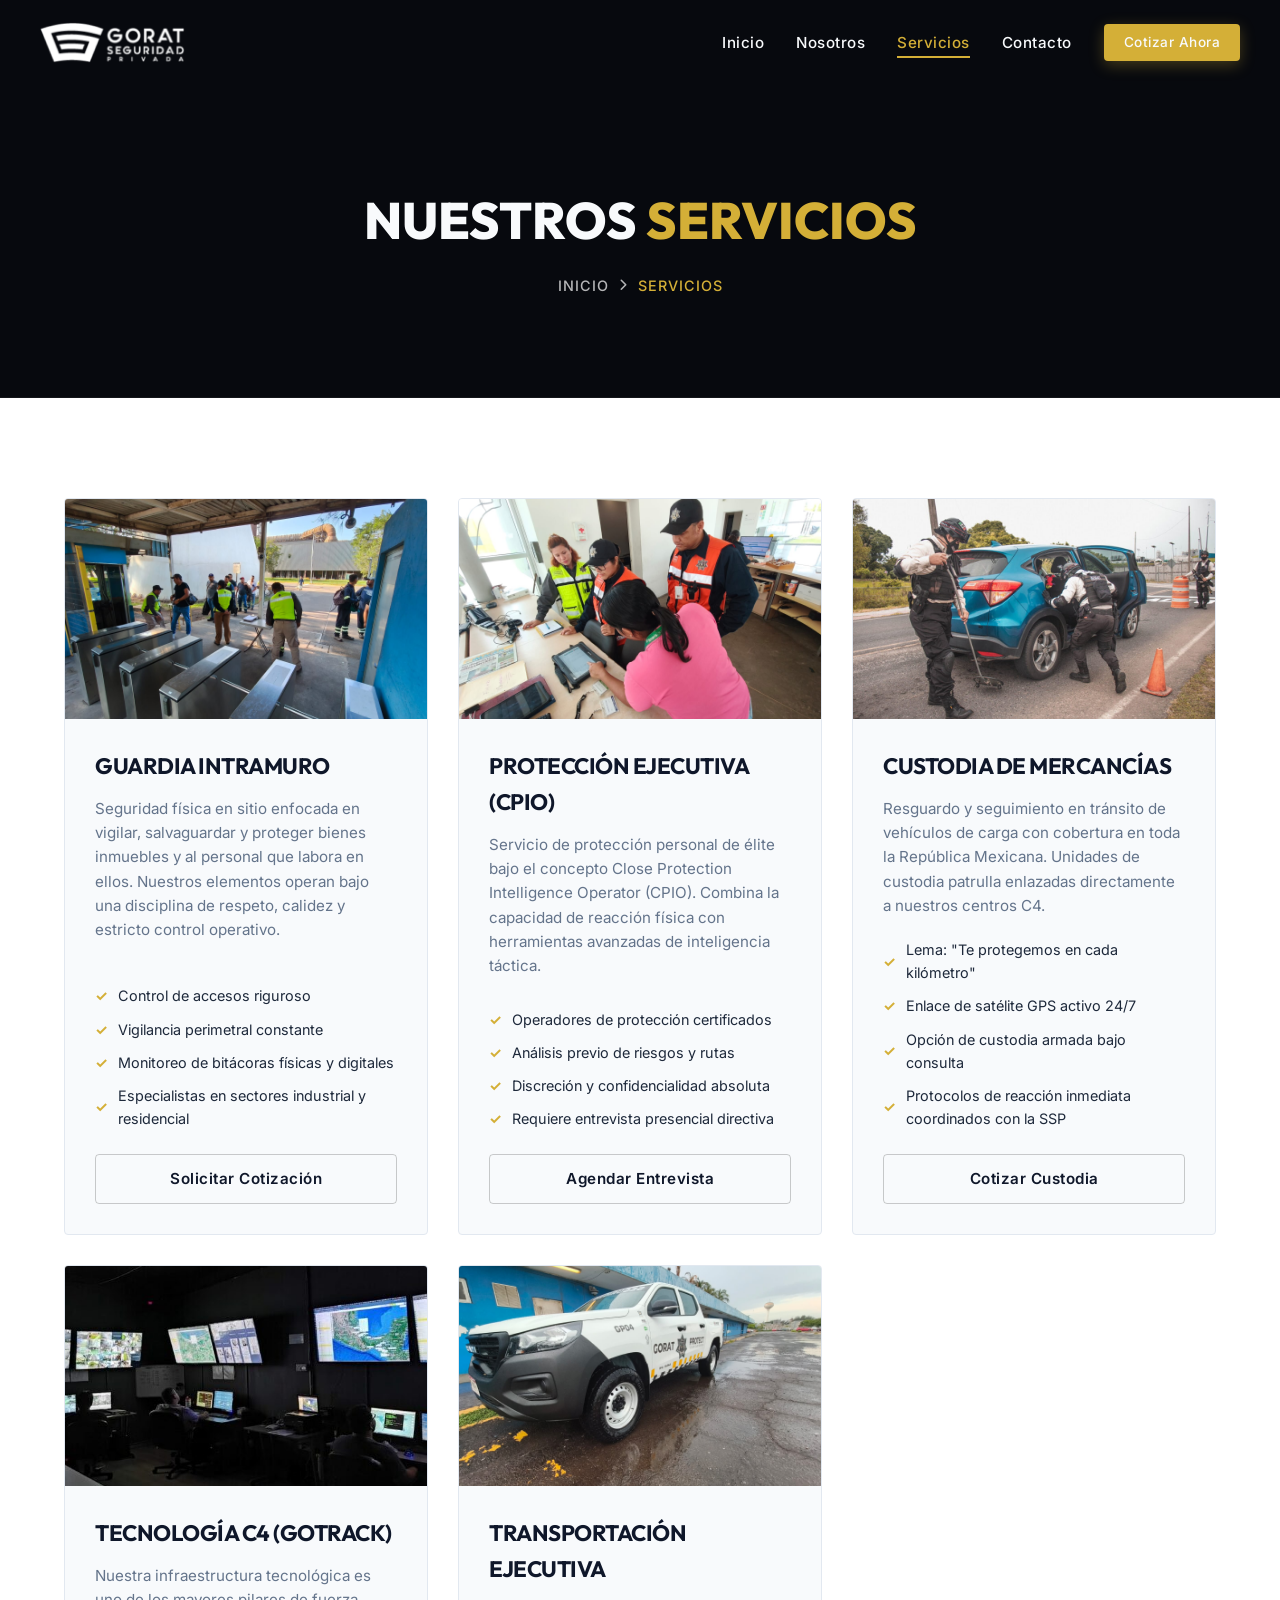
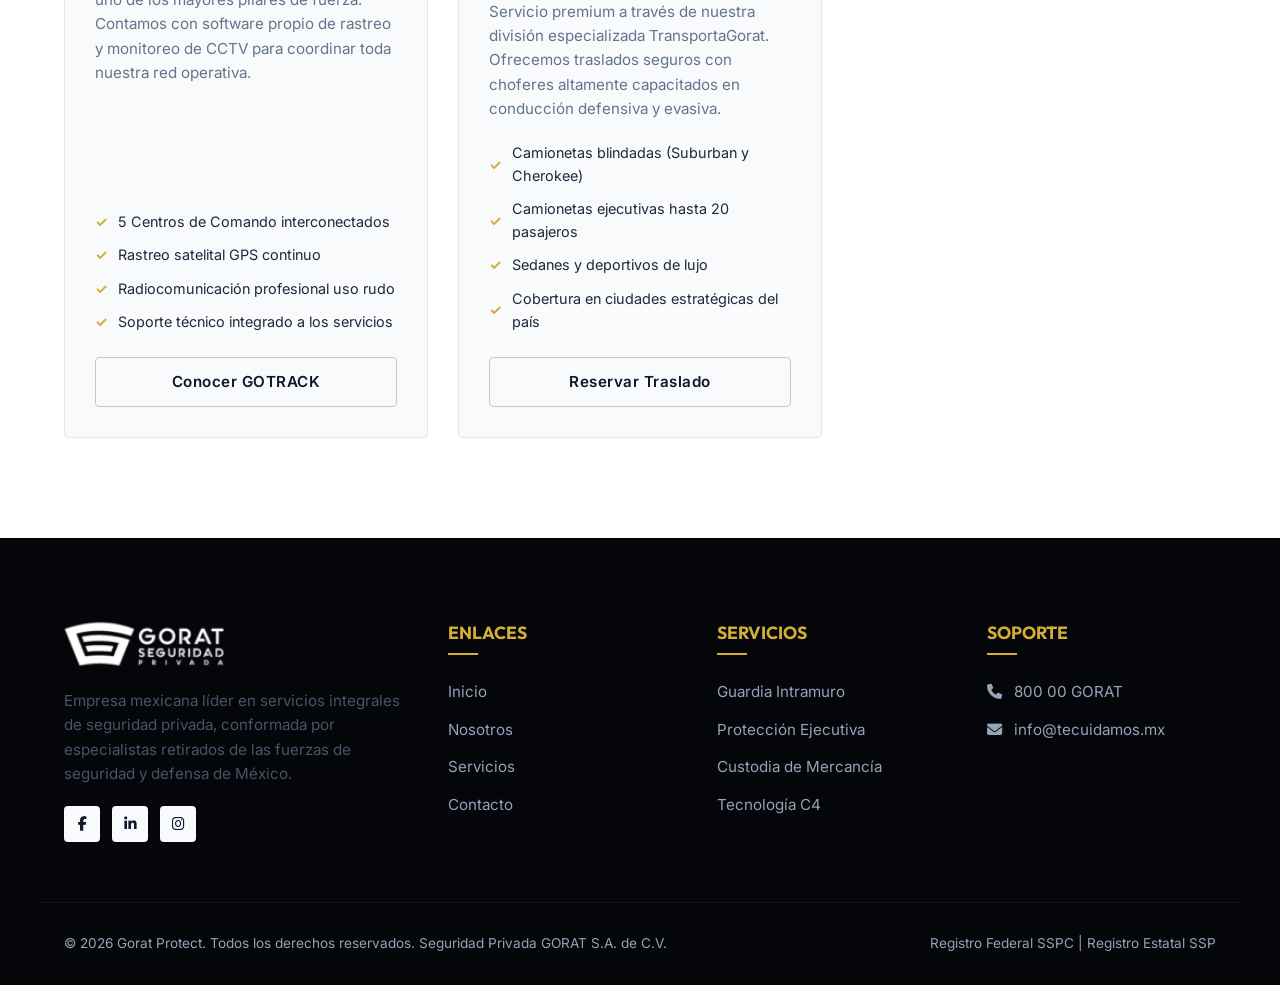
<file: web/servicios.html>
<!DOCTYPE html>
<html lang="es">
<head>
    <meta charset="UTF-8">
    <meta name="viewport" content="width=device-width, initial-scale=1.0">
    <title>Servicios | Gorat Protect</title>
    <meta name="description" content="Explore las soluciones integrales de seguridad privada de Gorat Protect: Guardia Intramuro, Custodias, Protección Ejecutiva CPIO y tecnología C4.">
    
    <!-- CSS -->
    <link rel="stylesheet" href="css/style.css">
    
    <!-- FontAwesome -->
    <link rel="stylesheet" href="https://cdnjs.cloudflare.com/ajax/libs/font-awesome/6.4.0/css/all.min.css">
</head>
<body>

    <!-- Header / Navbar -->
    <header>
        <div class="container nav-wrapper">
            <a href="index.html" class="logo">
                <img src="imagenes/logo-blanco.png" alt="Gorat Protect Logo">
            </a>
            
            <button class="menu-toggle" aria-label="Abrir menú">
                <span></span>
                <span></span>
                <span></span>
            </button>
            
            <ul class="nav-links">
                <li><a href="index.html">Inicio</a></li>
                <li><a href="nosotros.html">Nosotros</a></li>
                <li><a href="servicios.html" class="active">Servicios</a></li>
                <li><a href="contacto.html">Contacto</a></li>
                <li><a href="contacto.html" class="btn btn-primary" style="padding: 8px 20px; font-size: 0.85rem;">Cotizar Ahora</a></li>
            </ul>
        </div>
    </header>

    <!-- Inner Hero -->
    <section class="inner-hero">
        <div class="container">
            <h1>Nuestros <span>Servicios</span></h1>
            <div class="breadcrumbs">
                <a href="index.html">Inicio</a>
                <i class="fa-solid fa-chevron-right" style="font-size: 0.75rem; align-self: center;"></i>
                <span>Servicios</span>
            </div>
        </div>
    </section>

    <!-- Detailed Services Section -->
    <section class="section-padding">
        <div class="container">
            <div class="services-grid">
                
                <!-- B1. Guardia Intramuro -->
                <div class="service-card" id="intramuro">
                    <div class="service-img-wrapper">
                        <img src="imagenes/guardias-haciendo-control-de-accesos.jpg" alt="Guardia Intramuro Gorat Protect">
                    </div>
                    <div class="service-card-body">
                        <h3>Guardia Intramuro</h3>
                        <p>Seguridad física en sitio enfocada en vigilar, salvaguardar y proteger bienes inmuebles y al personal que labora en ellos. Nuestros elementos operan bajo una disciplina de respeto, calidez y estricto control operativo.</p>
                        <ul class="service-features-list">
                            <li>Control de accesos riguroso</li>
                            <li>Vigilancia perimetral constante</li>
                            <li>Monitoreo de bitácoras físicas y digitales</li>
                            <li>Especialistas en sectores industrial y residencial</li>
                        </ul>
                        <a href="contacto.html?servicio=intramuro" class="btn btn-secondary" style="width: 100%;">Solicitar Cotización</a>
                    </div>
                </div>

                <!-- B2. Protección Ejecutiva -->
                <div class="service-card" id="ejecutiva">
                    <div class="service-img-wrapper">
                        <img src="imagenes/guardias-viendo-una-tablet.jpg" alt="Protección Ejecutiva CPIO Gorat">
                    </div>
                    <div class="service-card-body">
                        <h3>Protección Ejecutiva (CPIO)</h3>
                        <p>Servicio de protección personal de élite bajo el concepto Close Protection Intelligence Operator (CPIO). Combina la capacidad de reacción física con herramientas avanzadas de inteligencia táctica.</p>
                        <ul class="service-features-list">
                            <li>Operadores de protección certificados</li>
                            <li>Análisis previo de riesgos y rutas</li>
                            <li>Discreción y confidencialidad absoluta</li>
                            <li>Requiere entrevista presencial directiva</li>
                        </ul>
                        <a href="contacto.html?servicio=escolta" class="btn btn-secondary" style="width: 100%;">Agendar Entrevista</a>
                    </div>
                </div>

                <!-- B3. Custodia de Mercancías -->
                <div class="service-card" id="custodia">
                    <div class="service-img-wrapper">
                        <img src="imagenes/revisión.jpg" alt="Custodia de Mercancías Gorat Protect">
                    </div>
                    <div class="service-card-body">
                        <h3>Custodia de Mercancías</h3>
                        <p>Resguardo y seguimiento en tránsito de vehículos de carga con cobertura en toda la República Mexicana. Unidades de custodia patrulla enlazadas directamente a nuestros centros C4.</p>
                        <ul class="service-features-list">
                            <li>Lema: "Te protegemos en cada kilómetro"</li>
                            <li>Enlace de satélite GPS activo 24/7</li>
                            <li>Opción de custodia armada bajo consulta</li>
                            <li>Protocolos de reacción inmediata coordinados con la SSP</li>
                        </ul>
                        <a href="contacto.html?servicio=custodia" class="btn btn-secondary" style="width: 100%;">Cotizar Custodia</a>
                    </div>
                </div>

                <!-- B4. Tecnología C4 -->
                <div class="service-card" id="tecnologia">
                    <div class="service-img-wrapper">
                        <img src="imagenes/C4-CENTROS-DE-CONTROL.jpeg" alt="Tecnología C4 GOTRACK">
                    </div>
                    <div class="service-card-body">
                        <h3>Tecnología C4 (GOTRACK)</h3>
                        <p>Nuestra infraestructura tecnológica es uno de los mayores pilares de fuerza. Contamos con software propio de rastreo y monitoreo de CCTV para coordinar toda nuestra red operativa.</p>
                        <ul class="service-features-list">
                            <li>5 Centros de Comando interconectados</li>
                            <li>Rastreo satelital GPS continuo</li>
                            <li>Radiocomunicación profesional uso rudo</li>
                            <li>Soporte técnico integrado a los servicios</li>
                        </ul>
                        <a href="contacto.html?servicio=c4" class="btn btn-secondary" style="width: 100%;">Conocer GOTRACK</a>
                    </div>
                </div>

                <!-- B5. Transportación Ejecutiva -->
                <div class="service-card" id="transportacion">
                    <div class="service-img-wrapper">
                        <img src="imagenes/camioneta-gorat2.jpg" alt="Transportación Blindada y Ejecutiva Gorat">
                    </div>
                    <div class="service-card-body">
                        <h3>Transportación Ejecutiva</h3>
                        <p>Servicio premium a través de nuestra división especializada TransportaGorat. Ofrecemos traslados seguros con choferes altamente capacitados en conducción defensiva y evasiva.</p>
                        <ul class="service-features-list">
                            <li>Camionetas blindadas (Suburban y Cherokee)</li>
                            <li>Camionetas ejecutivas hasta 20 pasajeros</li>
                            <li>Sedanes y deportivos de lujo</li>
                            <li>Cobertura en ciudades estratégicas del país</li>
                        </ul>
                        <a href="contacto.html?servicio=transporte" class="btn btn-secondary" style="width: 100%;">Reservar Traslado</a>
                    </div>
                </div>

            </div>
        </div>
    </section>

    <!-- Footer -->
    <footer>
        <div class="container footer-grid">
            <div class="footer-brand">
                <img src="imagenes/logo-blanco.png" alt="Gorat Protect Logo" style="height: 50px; margin-bottom: 20px;">
                <p>Empresa mexicana líder en servicios integrales de seguridad privada, conformada por especialistas retirados de las fuerzas de seguridad y defensa de México.</p>
                <div class="footer-socials">
                    <a href="#" aria-label="Facebook"><i class="fa-brands fa-facebook-f"></i></a>
                    <a href="#" aria-label="LinkedIn"><i class="fa-brands fa-linkedin-in"></i></a>
                    <a href="#" aria-label="Instagram"><i class="fa-brands fa-instagram"></i></a>
                </div>
            </div>

            <div class="footer-col">
                <h4>Enlaces</h4>
                <ul class="footer-links">
                    <li><a href="index.html">Inicio</a></li>
                    <li><a href="nosotros.html">Nosotros</a></li>
                    <li><a href="servicios.html">Servicios</a></li>
                    <li><a href="contacto.html">Contacto</a></li>
                </ul>
            </div>

            <div class="footer-col">
                <h4>Servicios</h4>
                <ul class="footer-links">
                    <li><a href="servicios.html#intramuro">Guardia Intramuro</a></li>
                    <li><a href="servicios.html#ejecutiva">Protección Ejecutiva</a></li>
                    <li><a href="servicios.html#custodia">Custodia de Mercancía</a></li>
                    <li><a href="servicios.html#tecnologia">Tecnología C4</a></li>
                </ul>
            </div>

            <div class="footer-col">
                <h4>Soporte</h4>
                <ul class="footer-links">
                    <li><a href="tel:8000046728"><i class="fa-solid fa-phone" style="margin-right: 8px;"></i> 800 00 GORAT</a></li>
                    <li><a href="mailto:info@tecuidamos.mx"><i class="fa-solid fa-envelope" style="margin-right: 8px;"></i> info@tecuidamos.mx</a></li>
                </ul>
            </div>
        </div>

        <div class="container footer-bottom">
            <p>&copy; 2026 Gorat Protect. Todos los derechos reservados. Seguridad Privada GORAT S.A. de C.V.</p>
            <p>Registro Federal SSPC | Registro Estatal SSP</p>
        </div>
    </footer>

    <!-- JS -->
    <script src="js/main.js"></script>
</body>
</html>
</file>
<file: web/css/style.css>
/* Google Fonts */
@import url('https://fonts.googleapis.com/css2?family=Inter:wght@300;400;500;600;700&family=Outfit:wght@400;500;600;700;800&display=swap');

/* Variables */
:root {
    --bg-primary: #ffffff;
    --bg-secondary: #f8fafc;
    --bg-tertiary: #f1f5f9;
    --accent: #d4af37;
    /* Gold de Élite */
    --accent-hover: #c19b2e;
    --accent-glow: rgba(212, 175, 55, 0.3);
    --text-main: #0f172a;
    --text-muted: #475569;
    --glass-bg: rgba(13, 18, 31, 0.95);
    --glass-border: rgba(0, 0, 0, 0.1);
    --transition-smooth: all 0.4s cubic-bezier(0.16, 1, 0.3, 1);
    --font-heading: 'Outfit', sans-serif;
    --font-body: 'Inter', sans-serif;
    --shadow-premium: 0 20px 40px rgba(0, 0, 0, 0.08);
}

/* Reset y Generales */
* {
    margin: 0;
    padding: 0;
    box-sizing: border-box;
    scroll-behavior: smooth;
}

body {
    background-color: var(--bg-primary);
    color: var(--text-main);
    font-family: var(--font-body);
    line-height: 1.6;
    overflow-x: hidden;
}

a {
    color: inherit;
    text-decoration: none;
    transition: var(--transition-smooth);
}

img {
    max-width: 100%;
    height: auto;
    display: block;
}

/* Scrollbar Custom */
::-webkit-scrollbar {
    width: 8px;
}

::-webkit-scrollbar-track {
    background: var(--bg-primary);
}

::-webkit-scrollbar-thumb {
    background: var(--accent);
    border-radius: 4px;
}

::-webkit-scrollbar-thumb:hover {
    background: var(--accent-hover);
}

/* Grid & Layout Utilities */
.container {
    max-width: 1200px;
    margin: 0 auto;
    padding: 0 24px;
}

.section-padding {
    padding: 100px 0;
}

.text-center {
    text-align: center;
}

.section-title {
    font-family: var(--font-heading);
    font-size: 2.5rem;
    font-weight: 700;
    margin-bottom: 16px;
    letter-spacing: -0.5px;
    text-transform: uppercase;
}

.section-title span {
    color: var(--accent);
}

.section-subtitle {
    color: var(--text-muted);
    font-size: 1.1rem;
    max-width: 600px;
    margin: 0 auto 50px auto;
}

/* Header & Nav */
header {
    position: fixed;
    top: 0;
    left: 0;
    width: 100%;
    z-index: 1000;
    background: transparent;
    transition: var(--transition-smooth);
    border-bottom: 1px solid transparent;
}

header.scrolled {
    background: var(--glass-bg);
    backdrop-filter: blur(12px);
    border-bottom: 1px solid var(--glass-border);
    padding: 12px 0;
}

.nav-wrapper {
    display: flex;
    justify-content: space-between;
    align-items: center;
    padding: 20px 0;
    transition: var(--transition-smooth);
}

header.scrolled .nav-wrapper {
    padding: 10px 0;
}

.logo img {
    height: 45px;
    width: auto;
    object-fit: contain;
}

.nav-links {
    display: flex;
    gap: 32px;
    list-style: none;
    align-items: center;
}

.nav-links a {
    color: #f8fafc;
    font-size: 0.95rem;
    font-weight: 500;
    letter-spacing: 0.5px;
    position: relative;
    padding: 6px 0;
}

.nav-links a::after {
    content: '';
    position: absolute;
    bottom: 0;
    left: 0;
    width: 0;
    height: 2px;
    background-color: var(--accent);
    transition: var(--transition-smooth);
}

.nav-links a:hover::after,
.nav-links a.active::after {
    width: 100%;
}

.nav-links a:hover,
.nav-links a.active {
    color: var(--accent);
}

/* Buttons */
.btn {
    display: inline-flex;
    align-items: center;
    justify-content: center;
    padding: 12px 28px;
    border-radius: 4px;
    font-weight: 600;
    font-size: 0.95rem;
    letter-spacing: 0.5px;
    cursor: pointer;
    transition: var(--transition-smooth);
    border: none;
    font-family: var(--font-body);
}

.btn-primary {
    background-color: var(--accent);
    color: var(--bg-primary);
    box-shadow: 0 4px 15px var(--accent-glow);
}

.btn-primary:hover {
    background-color: var(--accent-hover);
    transform: translateY(-2px);
    box-shadow: 0 6px 20px rgba(212, 175, 55, 0.4);
}

.btn-secondary {
    background-color: transparent;
    color: var(--text-main);
    border: 1px solid rgba(0, 0, 0, 0.2);
}

.btn-secondary:hover {
    background-color: rgba(0, 0, 0, 0.05);
    border-color: var(--accent);
    color: var(--accent);
    transform: translateY(-2px);
}

.menu-toggle {
    display: none;
    flex-direction: column;
    gap: 6px;
    cursor: pointer;
    border: none;
    background: transparent;
}

.menu-toggle span {
    width: 25px;
    height: 2px;
    background-color: #f8fafc;
    transition: var(--transition-smooth);
}

/* Hero Section */
.hero {
    position: relative;
    min-height: 100vh;
    display: flex;
    align-items: center;
    background-size: cover;
    background-position: center;
    background-repeat: no-repeat;
}

.hero-overlay {
    position: absolute;
    inset: 0;
    background: linear-gradient(135deg, rgba(7, 9, 14, 0.95) 40%, rgba(7, 9, 14, 0.5) 100%);
    z-index: 1;
}

.hero-content {
    position: relative;
    z-index: 2;
    max-width: 750px;
    padding-top: 100px;
    color: #ffffff;
}

.hero-content p {
    color: #ffffff;
}

.hero-content .btn-secondary {
    color: #f8fafc;
    border-color: rgba(255, 255, 255, 0.3);
}

.hero-content .btn-secondary:hover {
    background-color: rgba(255, 255, 255, 0.1);
}

.hero-tag {
    display: inline-block;
    color: var(--accent);
    font-family: var(--font-heading);
    font-weight: 600;
    text-transform: uppercase;
    font-size: 0.9rem;
    letter-spacing: 2px;
    margin-bottom: 20px;
    border-left: 3px solid var(--accent);
    padding-left: 12px;
}

.hero h1 {
    font-family: var(--font-heading);
    font-size: 4rem;
    font-weight: 800;
    line-height: 1.1;
    margin-bottom: 24px;
    letter-spacing: -1px;
    color: #ffffff;
}

.hero h1 span {
    color: var(--accent);
}

.hero p {
    color: #f8fafc;
    font-size: 1.2rem;
    margin-bottom: 40px;
    line-height: 1.8;
}

.hero-btns {
    display: flex;
    gap: 16px;
}

/* Stats Section */
.stats-bar {
    background-color: #f1f5f9;
    border-top: 1px solid #e2e8f0;
    border-bottom: 1px solid #e2e8f0;
    padding: 40px 0;
}

.stats-grid {
    display: grid;
    grid-template-columns: repeat(auto-fit, minmax(200px, 1fr));
    gap: 30px;
}

.stat-item {
    text-align: center;
}

.stat-num {
    font-family: var(--font-heading);
    font-size: 3rem;
    font-weight: 700;
    color: var(--accent);
    line-height: 1;
    margin-bottom: 8px;
}

.stat-label {
    font-size: 0.85rem;
    font-weight: 600;
    text-transform: uppercase;
    letter-spacing: 1px;
    color: #64748b;
}

/* Pillars Section */
.pillars {
    background-color: #ffffff;
}

.pillars-grid {
    display: grid;
    grid-template-columns: repeat(auto-fit, minmax(250px, 1fr));
    gap: 30px;
}

.pillar-card {
    background-color: #f8fafc;
    border: 1px solid #e2e8f0;
    padding: 40px 30px;
    border-radius: 4px;
    transition: var(--transition-smooth);
    position: relative;
    overflow: hidden;
}

.pillar-card::before {
    content: '';
    position: absolute;
    top: 0;
    left: 0;
    width: 100%;
    height: 3px;
    background-color: var(--accent);
    transform: scaleX(0);
    transform-origin: left;
    transition: var(--transition-smooth);
}

.pillar-card:hover {
    transform: translateY(-5px);
    border-color: rgba(212, 175, 55, 0.3);
    box-shadow: 0 10px 30px rgba(0, 0, 0, 0.05);
}

.pillar-card:hover::before {
    transform: scaleX(1);
}

.pillar-icon {
    font-size: 2.5rem;
    color: var(--accent);
    margin-bottom: 24px;
    display: inline-block;
}

.pillar-card h3 {
    font-family: var(--font-heading);
    font-size: 1.4rem;
    margin-bottom: 16px;
    text-transform: uppercase;
}

.pillar-card p {
    color: #64748b;
    font-size: 0.95rem;
}

/* Tech C4 Section */
.tech-c4 {
    background-color: #f8fafc;
    position: relative;
}

.tech-wrapper {
    display: grid;
    grid-template-columns: 1fr 1fr;
    gap: 60px;
    align-items: center;
}

.tech-image {
    position: relative;
    border-radius: 4px;
    overflow: hidden;
    box-shadow: 0 10px 30px rgba(0, 0, 0, 0.05);
    border: 1px solid #e2e8f0;
}

.tech-image img {
    width: 100%;
    height: 450px;
    object-fit: cover;
    transition: var(--transition-smooth);
}

.tech-image:hover img {
    transform: scale(1.05);
}

.tech-features {
    display: flex;
    flex-direction: column;
    gap: 24px;
}

.tech-feature-item {
    display: flex;
    gap: 20px;
}

.tech-feature-icon {
    width: 48px;
    height: 48px;
    background-color: rgba(212, 175, 55, 0.1);
    border: 1px solid var(--accent);
    border-radius: 4px;
    display: flex;
    align-items: center;
    justify-content: center;
    flex-shrink: 0;
    color: var(--accent);
}

.tech-feature-info h4 {
    font-family: var(--font-heading);
    font-size: 1.15rem;
    margin-bottom: 6px;
    text-transform: uppercase;
}

.tech-feature-info p {
    color: #64748b;
    font-size: 0.95rem;
}

/* Clients Marquee (Infinity loop) */
.clients-section {
    background-color: #ffffff;
    padding: 60px 0;
    border-top: 1px solid #e2e8f0;
    border-bottom: 1px solid #e2e8f0;
    overflow: hidden;
}

.marquee-title {
    text-align: center;
    font-size: 0.85rem;
    font-weight: 700;
    text-transform: uppercase;
    letter-spacing: 2px;
    color: #64748b;
    margin-bottom: 30px;
}

.marquee-container {
    width: 100%;
    overflow: hidden;
    position: relative;
}

.marquee-content {
    display: flex;
    gap: 80px;
    width: max-content;
    animation: marquee 55s linear infinite;
}

.marquee-content:hover {
    animation-play-state: paused;
}

.marquee-item {
    display: flex;
    align-items: center;
    justify-content: center;
    width: 200px;
    height: 110px;
    filter: grayscale(100%) brightness(60%);
    opacity: 0.7;
    transition: var(--transition-smooth);
}

.marquee-item:hover {
    filter: none;
    opacity: 1;
}

.marquee-item img {
    max-height: 90px;
    max-width: 180px;
    width: 100%;
    object-fit: contain;
}

@keyframes marquee {
    0% {
        transform: translateX(0);
    }

    100% {
        transform: translateX(-50%);
    }
}

/* Services Grid (In servicios.html & index CTA) */
.services-section {
    background-color: #ffffff;
}

.services-grid {
    display: grid;
    grid-template-columns: repeat(auto-fit, minmax(320px, 1fr));
    gap: 30px;
}

.service-card {
    background-color: #f8fafc;
    border: 1px solid #e2e8f0;
    border-radius: 4px;
    overflow: hidden;
    transition: var(--transition-smooth);
    display: flex;
    flex-direction: column;
}

.service-card:hover {
    transform: translateY(-8px);
    border-color: var(--accent);
    box-shadow: 0 10px 30px rgba(0, 0, 0, 0.05);
}

.service-img-wrapper {
    position: relative;
    height: 220px;
    overflow: hidden;
}

.service-img-wrapper img {
    width: 100%;
    height: 100%;
    object-fit: cover;
    transition: var(--transition-smooth);
}

.service-card:hover .service-img-wrapper img {
    transform: scale(1.08);
}

.service-card-body {
    padding: 30px;
    display: flex;
    flex-direction: column;
    flex-grow: 1;
}

.service-card-body h3 {
    font-family: var(--font-heading);
    font-size: 1.4rem;
    margin-bottom: 12px;
    text-transform: uppercase;
    letter-spacing: -0.5px;
}

.service-card-body p {
    color: #64748b;
    font-size: 0.95rem;
    margin-bottom: 20px;
    flex-grow: 1;
}

.service-features-list {
    list-style: none;
    margin-bottom: 24px;
    display: flex;
    flex-direction: column;
    gap: 10px;
}

.service-features-list li {
    display: flex;
    align-items: center;
    gap: 10px;
    font-size: 0.9rem;
    color: #1e293b;
}

.service-features-list li::before {
    content: '✓';
    color: var(--accent);
    font-weight: 700;
}

/* Call to Action Banner */
.cta-banner {
    position: relative;
    background-size: cover;
    background-position: center;
    padding: 100px 0;
    text-align: center;
}

.cta-overlay {
    position: absolute;
    inset: 0;
    background: rgba(255, 255, 255, 0.95);
    z-index: 1;
}

.cta-content {
    position: relative;
    z-index: 2;
    max-width: 700px;
    margin: 0 auto;
}

.cta-content h2 {
    font-family: var(--font-heading);
    font-size: 2.8rem;
    margin-bottom: 20px;
    text-transform: uppercase;
    color: #1e293b;
}

.cta-content p {
    color: #475569;
    font-size: 1.15rem;
    margin-bottom: 40px;
}

/* Contact Section (contacto.html & footer) */
.contact-wrapper {
    display: grid;
    grid-template-columns: 1fr 1.2fr;
    gap: 60px;
}

.contact-info-column {
    display: flex;
    flex-direction: column;
    gap: 40px;
}

.contact-card-box {
    background-color: var(--bg-secondary);
    border: 1px solid var(--glass-border);
    padding: 30px;
    border-radius: 4px;
}

.contact-item-row {
    display: flex;
    gap: 20px;
    margin-bottom: 24px;
}

.contact-item-row:last-child {
    margin-bottom: 0;
}

.contact-row-icon {
    width: 44px;
    height: 44px;
    background-color: rgba(212, 175, 55, 0.08);
    border: 1px solid rgba(212, 175, 55, 0.3);
    border-radius: 4px;
    display: flex;
    align-items: center;
    justify-content: center;
    color: var(--accent);
    flex-shrink: 0;
}

.contact-row-text h4 {
    font-family: var(--font-heading);
    font-size: 1rem;
    text-transform: uppercase;
    margin-bottom: 4px;
}

.contact-row-text p,
.contact-row-text a {
    color: var(--text-muted);
    font-size: 0.95rem;
}

.contact-row-text a:hover {
    color: var(--accent);
}

.contact-form-column {
    background-color: var(--bg-secondary);
    border: 1px solid var(--glass-border);
    padding: 40px;
    border-radius: 4px;
    box-shadow: var(--shadow-premium);
}

.form-group-grid {
    display: grid;
    grid-template-columns: 1fr 1fr;
    gap: 20px;
    margin-bottom: 20px;
}

.form-group {
    margin-bottom: 20px;
}

.form-group label {
    display: block;
    font-size: 0.85rem;
    font-weight: 600;
    text-transform: uppercase;
    letter-spacing: 0.5px;
    margin-bottom: 8px;
    color: var(--text-muted);
}

.form-control {
    width: 100%;
    background-color: var(--bg-primary);
    border: 1px solid rgba(255, 255, 255, 0.1);
    padding: 14px 16px;
    border-radius: 4px;
    color: var(--text-main);
    font-family: var(--font-body);
    font-size: 0.95rem;
    transition: var(--transition-smooth);
}

.form-control:focus {
    outline: none;
    border-color: var(--accent);
    box-shadow: 0 0 10px rgba(212, 175, 55, 0.1);
}

textarea.form-control {
    resize: none;
    min-height: 120px;
}

/* About (nosotros.html specifics) */
.about-hero-grid {
    display: grid;
    grid-template-columns: 1fr 1fr;
    gap: 60px;
    align-items: center;
}

.about-text h2 {
    font-family: var(--font-heading);
    font-size: 2.8rem;
    line-height: 1.2;
    margin-bottom: 20px;
    text-transform: uppercase;
}

.about-text h2 span {
    color: var(--accent);
}

.about-text p {
    color: var(--text-muted);
    font-size: 1.05rem;
    margin-bottom: 24px;
}

.about-collage {
    display: grid;
    grid-template-columns: 1fr 1fr;
    gap: 20px;
}

.about-img-box {
    border-radius: 4px;
    overflow: hidden;
    border: 1px solid var(--glass-border);
    box-shadow: var(--shadow-premium);
}

.about-img-box img {
    width: 100%;
    height: 250px;
    object-fit: cover;
    transition: var(--transition-smooth);
}

.about-img-box:hover img {
    transform: scale(1.05);
}

.m-v-v-section {
    background-color: var(--bg-secondary);
}

.values-grid {
    display: grid;
    grid-template-columns: repeat(auto-fit, minmax(220px, 1fr));
    gap: 30px;
    margin-top: 50px;
}

.value-card {
    text-align: center;
    background-color: var(--bg-primary);
    border: 1px solid var(--glass-border);
    padding: 40px 24px;
    border-radius: 4px;
    transition: var(--transition-smooth);
}

.value-card:hover {
    border-color: var(--accent);
    transform: translateY(-5px);
}

.value-num {
    font-size: 2.5rem;
    color: rgba(212, 175, 55, 0.2);
    font-family: var(--font-heading);
    font-weight: 800;
    margin-bottom: 12px;
}

.value-card h3 {
    font-family: var(--font-heading);
    font-size: 1.25rem;
    text-transform: uppercase;
    margin-bottom: 12px;
}

.value-card p {
    color: var(--text-muted);
    font-size: 0.9rem;
}

/* Certifications Logo Marquee */
.affiliations-grid {
    display: grid;
    grid-template-columns: repeat(auto-fill, minmax(130px, 1fr));
    gap: 30px;
    align-items: center;
    justify-items: center;
    margin-top: 40px;
}

.affiliation-logo {
    font-weight: 700;
    color: var(--text-muted);
    background-color: var(--bg-secondary);
    border: 1px solid var(--glass-border);
    width: 100%;
    padding: 20px 10px;
    text-align: center;
    border-radius: 4px;
    font-size: 0.85rem;
    letter-spacing: 0.5px;
    transition: var(--transition-smooth);
}

.affiliation-logo:hover {
    color: var(--accent);
    border-color: var(--accent);
    transform: scale(1.05);
}

/* Footer */
footer {
    background-color: #04060a;
    border-top: 1px solid var(--glass-border);
    padding: 80px 0 30px 0;
}

.footer-grid {
    display: grid;
    grid-template-columns: 1.5fr 1fr 1fr 1fr;
    gap: 40px;
    margin-bottom: 60px;
}

.footer-brand p {
    color: var(--text-muted);
    font-size: 0.95rem;
    margin: 20px 0;
}

.footer-socials {
    display: flex;
    gap: 12px;
}

.footer-socials a {
    width: 36px;
    height: 36px;
    background-color: var(--bg-secondary);
    border: 1px solid rgba(255, 255, 255, 0.1);
    border-radius: 4px;
    display: flex;
    align-items: center;
    justify-content: center;
    font-size: 0.9rem;
    transition: var(--transition-smooth);
}

.footer-socials a:hover {
    color: var(--bg-primary);
    background-color: var(--accent);
    border-color: var(--accent);
}

.footer-col h4 {
    font-family: var(--font-heading);
    font-size: 1.1rem;
    text-transform: uppercase;
    margin-bottom: 24px;
    color: var(--accent);
    position: relative;
    padding-bottom: 8px;
}

.footer-col h4::after {
    content: '';
    position: absolute;
    bottom: 0;
    left: 0;
    width: 30px;
    height: 2px;
    background-color: var(--accent);
}

.footer-links {
    list-style: none;
    display: flex;
    flex-direction: column;
    gap: 12px;
}

.footer-links a {
    color: #94a3b8;
    font-size: 0.95rem;
}

.footer-links a:hover {
    color: var(--accent);
    padding-left: 5px;
}

.footer-bottom {
    border-top: 1px solid rgba(255, 255, 255, 0.05);
    padding-top: 30px;
    display: flex;
    justify-content: space-between;
    align-items: center;
    flex-wrap: wrap;
    gap: 20px;
}

.footer-bottom p {
    color: #94a3b8;
    font-size: 0.85rem;
}

/* Floating WhatsApp / Phone Actions (Hidden as requested) */
.floating-actions {
    display: none !important;
}

.floating-btn {
    display: none !important;
}

.btn-whatsapp {
    display: none !important;
}

.btn-phone {
    display: none !important;
}

/* Inner Page Hero (For nosotros, servicios, contacto) */
.inner-hero {
    position: relative;
    padding: 180px 0 100px 0;
    text-align: center;
    background-color: #07090e;
    color: #f8fafc;
    border-bottom: 1px solid rgba(255, 255, 255, 0.05);
}

.inner-hero h1 {
    font-family: var(--font-heading);
    font-size: 3.2rem;
    font-weight: 800;
    text-transform: uppercase;
    margin-bottom: 12px;
}

.inner-hero h1 span {
    color: var(--accent);
}

.breadcrumbs {
    display: flex;
    justify-content: center;
    gap: 10px;
    color: rgba(255, 255, 255, 0.7);
    font-size: 0.9rem;
    font-weight: 500;
    text-transform: uppercase;
    letter-spacing: 1px;
}

.breadcrumbs span {
    color: var(--accent);
}

/* Mobile responsive fixes */
@media (max-width: 992px) {
    .hero h1 {
        font-size: 3rem;
    }

    .tech-wrapper,
    .contact-wrapper,
    .about-hero-grid {
        grid-template-columns: 1fr;
        gap: 40px;
    }

    .tech-image img {
        height: 350px;
    }

    .footer-grid {
        grid-template-columns: 1fr 1fr;
    }
}

@media (max-width: 768px) {
    .menu-toggle {
        display: flex;
    }

    .nav-links {
        position: fixed;
        top: 0;
        right: -100%;
        width: 80%;
        height: 100vh;
        background: var(--bg-secondary);
        flex-direction: column;
        justify-content: center;
        gap: 30px;
        transition: var(--transition-smooth);
        box-shadow: -10px 0 30px rgba(0, 0, 0, 0.5);
        z-index: 999;
    }

    .nav-links.active {
        right: 0;
    }

    .nav-wrapper {
        padding: 15px 0;
    }

    .hero h1 {
        font-size: 2.3rem;
    }

    .section-title {
        font-size: 2rem;
    }

    .form-group-grid {
        grid-template-columns: 1fr;
        gap: 0;
    }

    .footer-grid {
        grid-template-columns: 1fr;
        gap: 30px;
    }

    .footer-bottom {
        flex-direction: column;
        text-align: center;
    }
}
</file>
